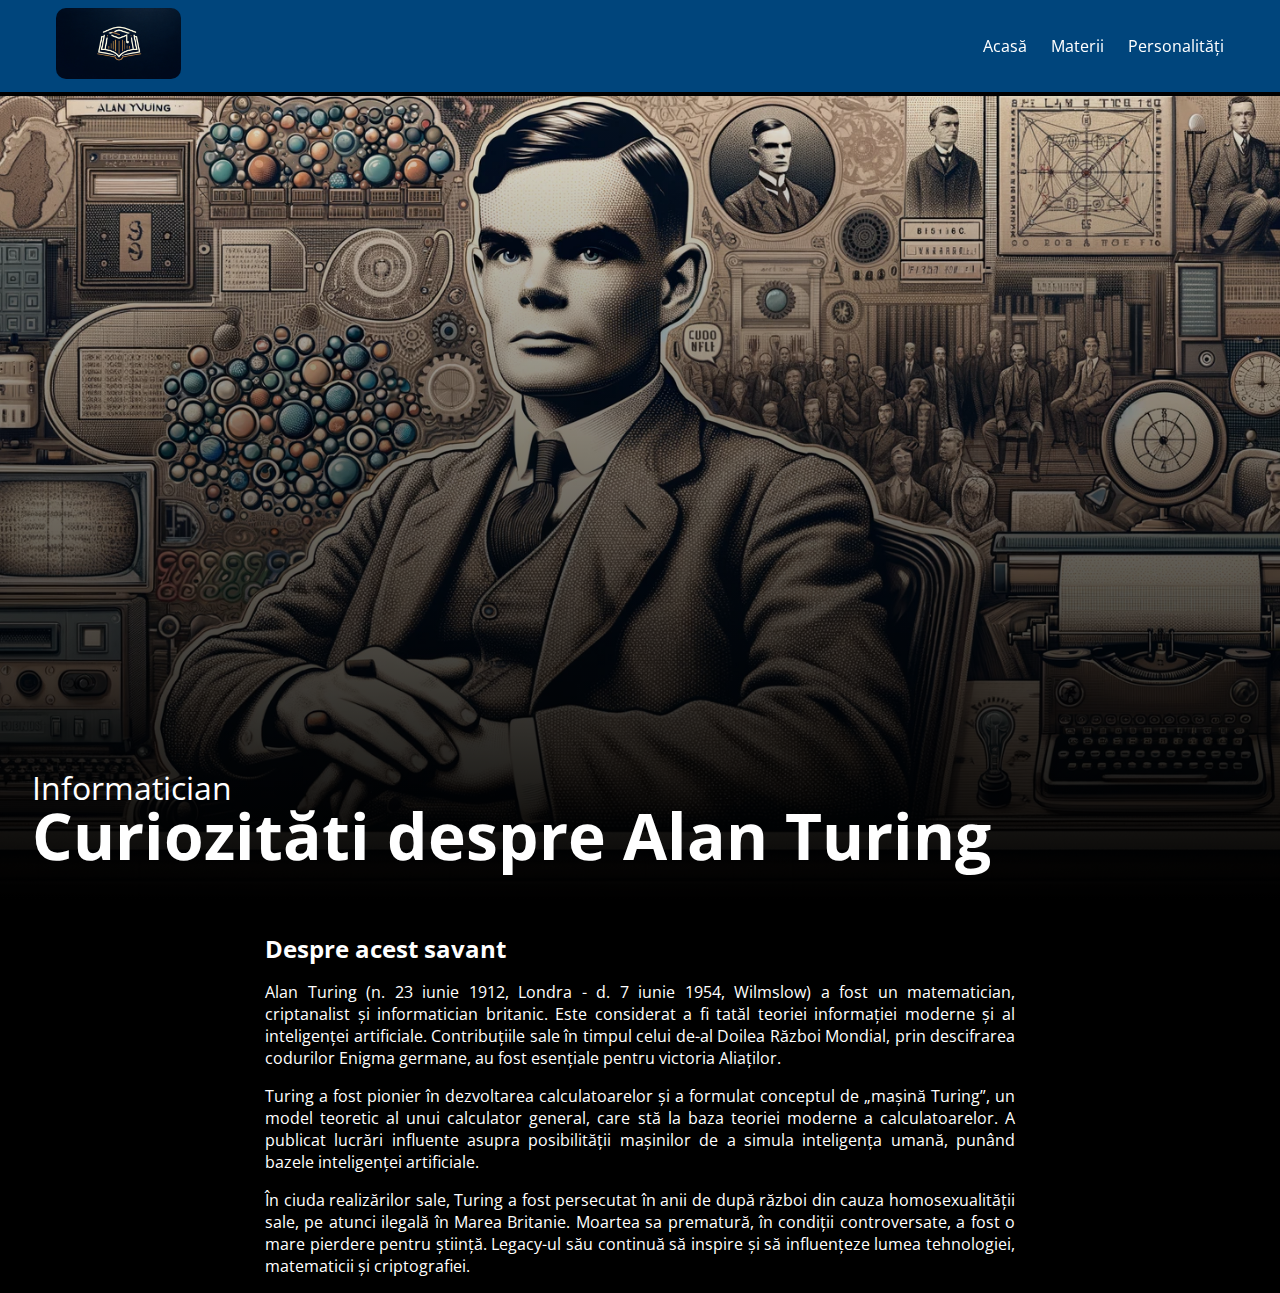
<file: alan.html>
<!DOCTYPE html>
<html>
	<head>
		<meta charset="utf-8">
		<meta name="viewport" content="width=device-width, initial-scale=1">
		<title>BAC - Atestat la informatică</title>

		<link rel="preconnect" href="https://fonts.googleapis.com">
		<link rel="preconnect" href="https://fonts.gstatic.com" crossorigin>
		<link href="https://fonts.googleapis.com/css2?family=Open+Sans:wght@400;700&display=swap" rel="stylesheet">

		<link rel="stylesheet" type="text/css" href="style.css">

		<script src="https://code.jquery.com/jquery-3.7.0.min.js" integrity="sha256-2Pmvv0kuTBOenSvLm6bvfBSSHrUJ+3A7x6P5Ebd07/g=" crossorigin="anonymous"></script>
		<script src="script.js"></script>
	</head>
	<body>
		<header>
			<div class="continut-centrat">
				<div class="stanga">
					<a href="index.html"><img src="imagini/logo.png" alt="#"></a>
				</div>
				<div class="dreapta">
					<a href="index.html">Acasă</a>
					<a href="index.html#sporturi">Materii</a>
					<a href="index.html#jucatori">Personalități</a>
				</div>
			</div>
		</header>
		<div class="banner-mare" style="background-image: url(imagini/alan.png);">
			<div class="content">
				<p>Informatician</p>
				<h1>Curiozităti despre Alan Turing</h1>
			</div>
		</div>
		<div class="continut continut-centrat">
            <h2>Despre acest savant</h2>
            <p>Alan Turing (n. 23 iunie 1912, Londra - d. 7 iunie 1954, Wilmslow) a fost un matematician, criptanalist și informatician britanic. Este considerat a fi tatăl teoriei informației moderne și al inteligenței artificiale. Contribuțiile sale în timpul celui de-al Doilea Război Mondial, prin descifrarea codurilor Enigma germane, au fost esențiale pentru victoria Aliaților.</p>
            <p>Turing a fost pionier în dezvoltarea calculatoarelor și a formulat conceptul de „mașină Turing”, un model teoretic al unui calculator general, care stă la baza teoriei moderne a calculatoarelor. A publicat lucrări influente asupra posibilității mașinilor de a simula inteligența umană, punând bazele inteligenței artificiale.</p>
            <p>În ciuda realizărilor sale, Turing a fost persecutat în anii de după război din cauza homosexualității sale, pe atunci ilegală în Marea Britanie. Moartea sa prematură, în condiții controversate, a fost o mare pierdere pentru știință. Legacy-ul său continuă să inspire și să influențeze lumea tehnologiei, matematicii și criptografiei.</p>
        </div>
		<style type="text/css">
			.banner-mare {
				height: 100vh;
				position: revert;
				background-size: cover;
				background-position: center center;
			}

			.banner-mare::before {
				content: "";
				position: absolute;
				top: 0; left: 0; right: 0; bottom: 0;
				background: linear-gradient(to top, #000, transparent);
			}

			.banner-mare .content {
				position: absolute;
				bottom: 1em;
				left: 1em;
				font-size: 2em;
				line-height: 1;
			}

			.banner-mare .watermark {
				position: absolute;
				bottom: 1em;
				right: 1em;
				font-size: 1.5em;
				transform: skewX(-10deg);
			}

			.continut {
				margin-top: 2em;
				max-width: 750px;
				text-align: justify;
			}

			.continut p, .continut h2 {
				margin-bottom: 1rem;
			}
		</style>
	</body>
</html>
</file>
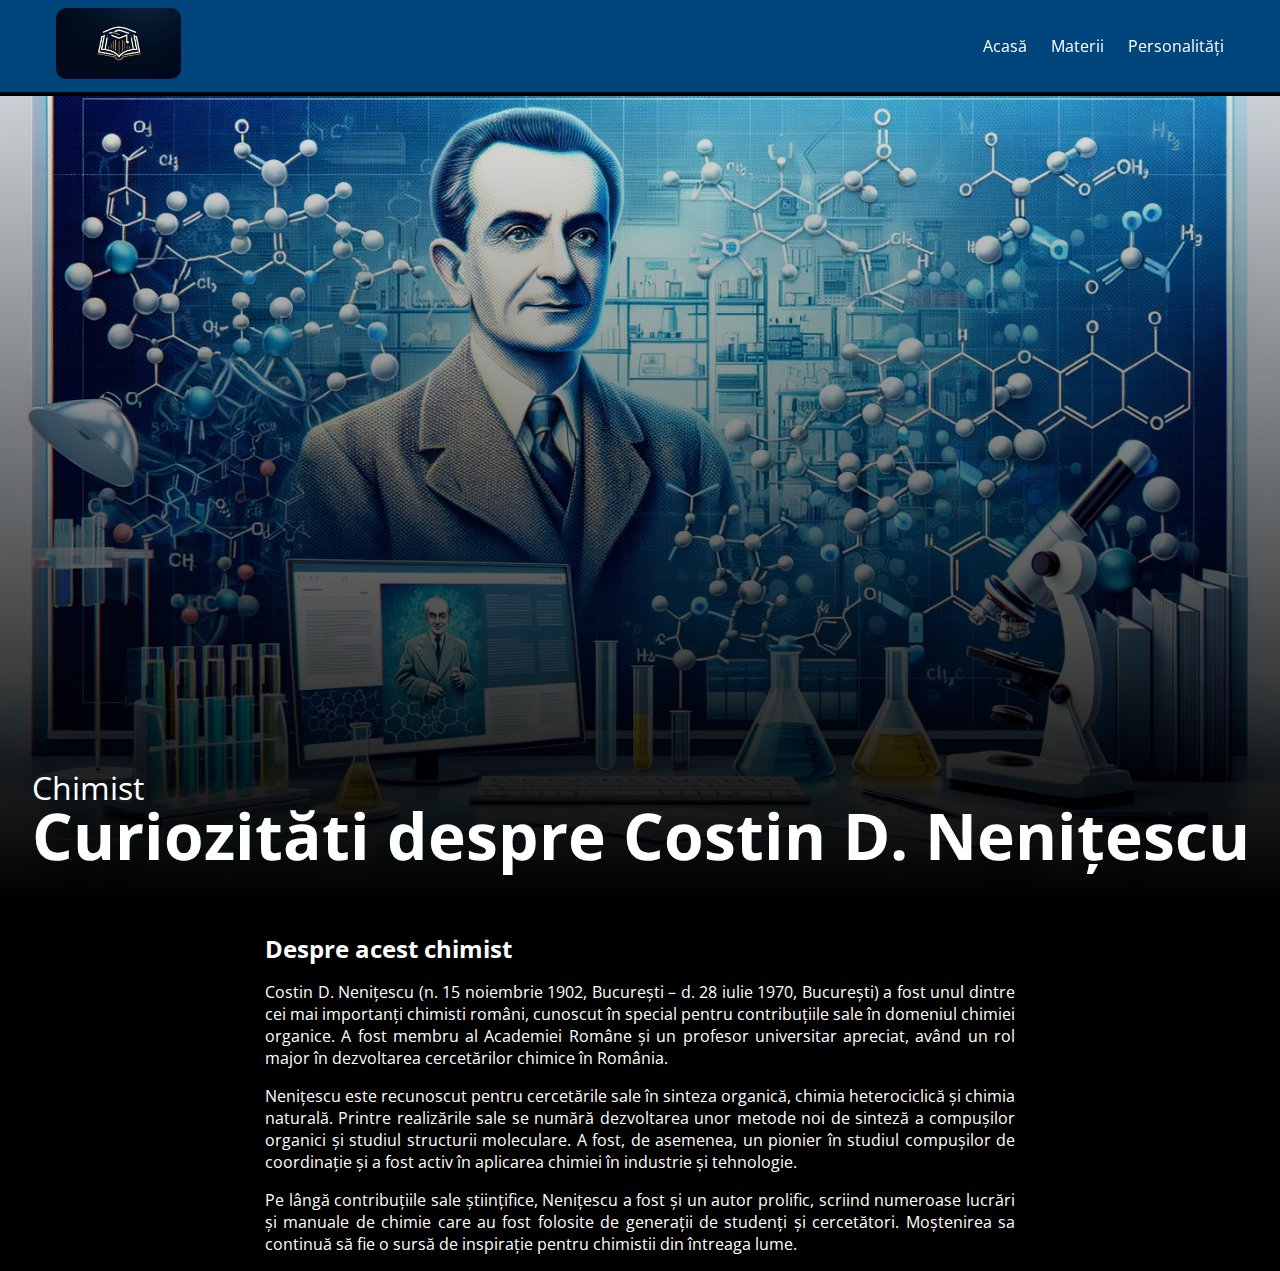
<file: costin.html>
<!DOCTYPE html>
<html>
	<head>
		<meta charset="utf-8">
		<meta name="viewport" content="width=device-width, initial-scale=1">
		<title>BAC - Atestat la informatică</title>

		<link rel="preconnect" href="https://fonts.googleapis.com">
		<link rel="preconnect" href="https://fonts.gstatic.com" crossorigin>
		<link href="https://fonts.googleapis.com/css2?family=Open+Sans:wght@400;700&display=swap" rel="stylesheet">

		<link rel="stylesheet" type="text/css" href="style.css">

		<script src="https://code.jquery.com/jquery-3.7.0.min.js" integrity="sha256-2Pmvv0kuTBOenSvLm6bvfBSSHrUJ+3A7x6P5Ebd07/g=" crossorigin="anonymous"></script>
		<script src="script.js"></script>
	</head>
	<body>
		<header>
			<div class="continut-centrat">
				<div class="stanga">
					<a href="index.html"><img src="imagini/logo.png" alt="#"></a>
				</div>
				<div class="dreapta">
					<a href="index.html">Acasă</a>
					<a href="index.html#sporturi">Materii</a>
					<a href="index.html#jucatori">Personalități</a>
				</div>
			</div>
		</header>
		<div class="banner-mare" style="background-image: url(imagini/costin.png);">
			<div class="content">
				<p>Chimist</p>
				<h1>Curiozităti despre Costin D. Nenițescu</h1>
			</div>
		</div>
		<div class="continut continut-centrat">
			<h2>Despre acest chimist</h2>
			<p>Costin D. Nenițescu (n. 15 noiembrie 1902, București – d. 28 iulie 1970, București) a fost unul dintre cei mai importanți chimisti români, cunoscut în special pentru contribuțiile sale în domeniul chimiei organice. A fost membru al Academiei Române și un profesor universitar apreciat, având un rol major în dezvoltarea cercetărilor chimice în România.</p>
			<p>Nenițescu este recunoscut pentru cercetările sale în sinteza organică, chimia heterociclică și chimia naturală. Printre realizările sale se numără dezvoltarea unor metode noi de sinteză a compușilor organici și studiul structurii moleculare. A fost, de asemenea, un pionier în studiul compușilor de coordinație și a fost activ în aplicarea chimiei în industrie și tehnologie.</p>
			<p>Pe lângă contribuțiile sale științifice, Nenițescu a fost și un autor prolific, scriind numeroase lucrări și manuale de chimie care au fost folosite de generații de studenți și cercetători. Moștenirea sa continuă să fie o sursă de inspirație pentru chimistii din întreaga lume.</p>
		</div>
		<style type="text/css">
			.banner-mare {
				height: 100vh;
				position: revert;
				background-size: cover;
				background-position: center center;
			}

			.banner-mare::before {
				content: "";
				position: absolute;
				top: 0; left: 0; right: 0; bottom: 0;
				background: linear-gradient(to top, #000, transparent);
			}

			.banner-mare .content {
				position: absolute;
				bottom: 1em;
				left: 1em;
				font-size: 2em;
				line-height: 1;
			}

			.banner-mare .watermark {
				position: absolute;
				bottom: 1em;
				right: 1em;
				font-size: 1.5em;
				transform: skewX(-10deg);
			}

			.continut {
				margin-top: 2em;
				max-width: 750px;
				text-align: justify;
			}

			.continut p, .continut h2 {
				margin-bottom: 1rem;
			}
		</style>
	</body>
</html>
</file>
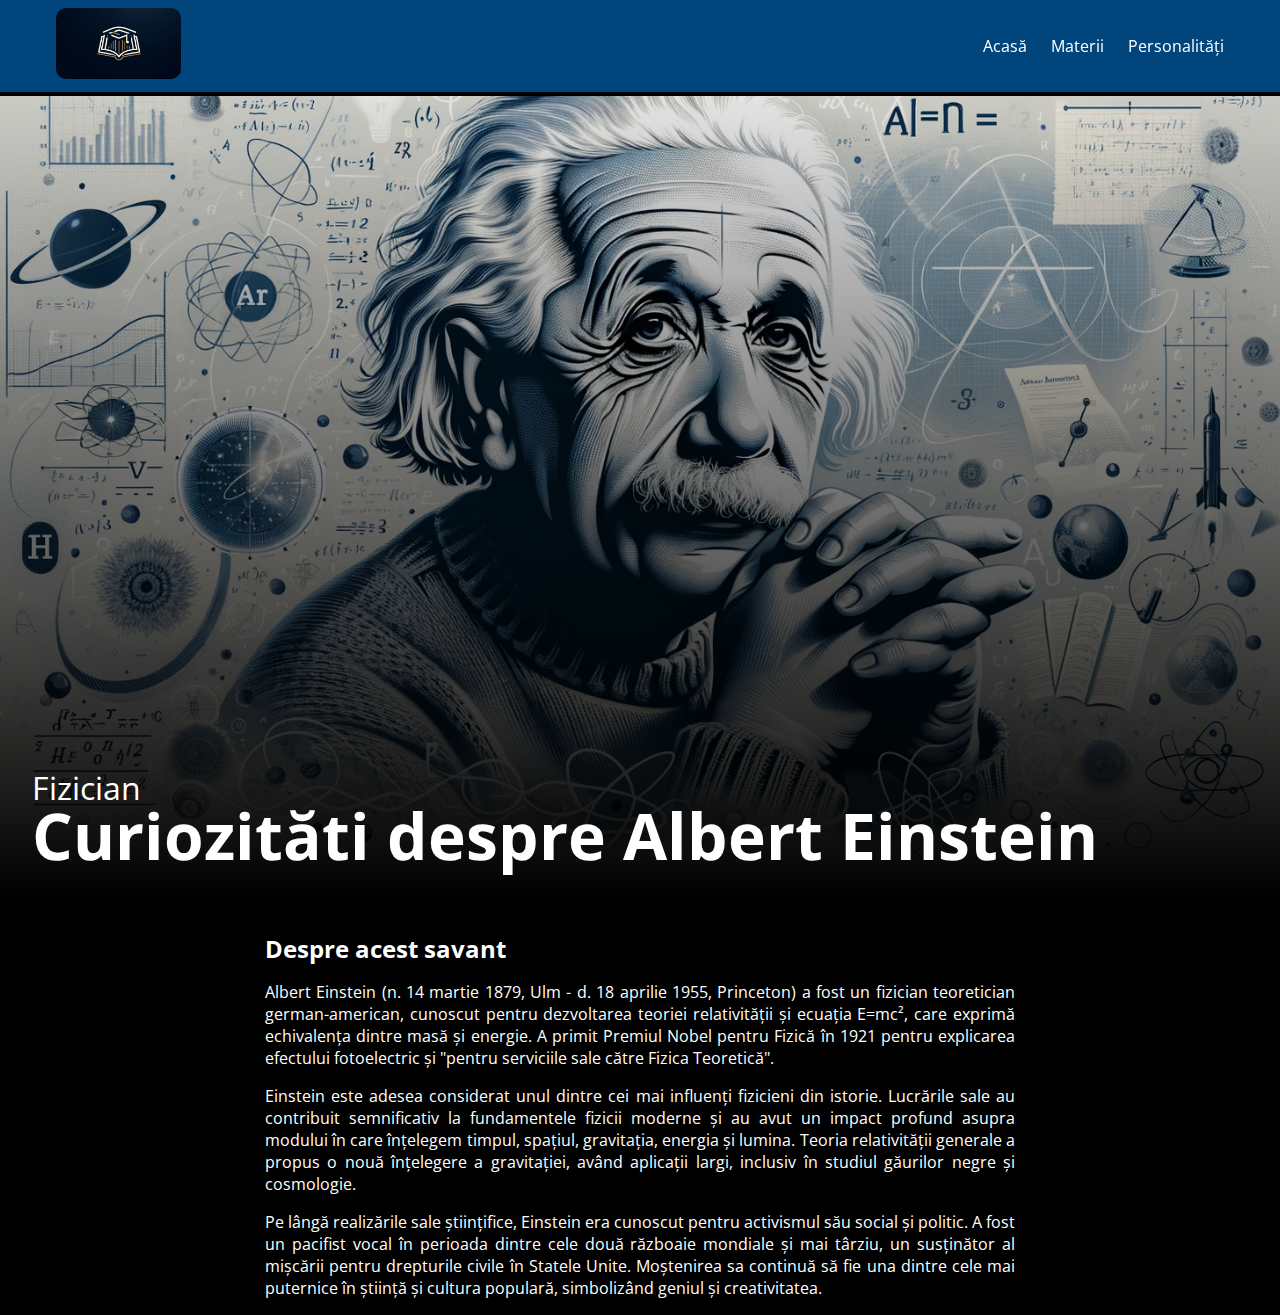
<file: einstein.html>
<!DOCTYPE html>
<html>
	<head>
		<meta charset="utf-8">
		<meta name="viewport" content="width=device-width, initial-scale=1">
		<title>BAC - Atestat la informatică</title>

		<link rel="preconnect" href="https://fonts.googleapis.com">
		<link rel="preconnect" href="https://fonts.gstatic.com" crossorigin>
		<link href="https://fonts.googleapis.com/css2?family=Open+Sans:wght@400;700&display=swap" rel="stylesheet">

		<link rel="stylesheet" type="text/css" href="style.css">

		<script src="https://code.jquery.com/jquery-3.7.0.min.js" integrity="sha256-2Pmvv0kuTBOenSvLm6bvfBSSHrUJ+3A7x6P5Ebd07/g=" crossorigin="anonymous"></script>
		<script src="script.js"></script>
	</head>
	<body>
		<header>
			<div class="continut-centrat">
				<div class="stanga">
					<a href="index.html"><img src="imagini/logo.png" alt="#"></a>
				</div>
				<div class="dreapta">
					<a href="index.html">Acasă</a>
					<a href="index.html#sporturi">Materii</a>
					<a href="index.html#jucatori">Personalități</a>
				</div>
			</div>
		</header>
		<div class="banner-mare" style="background-image: url(imagini/einstein.png);">
			<div class="content">
				<p>Fizician</p>
				<h1>Curiozităti despre Albert Einstein</h1>
			</div>
		</div>
		<div class="continut continut-centrat">
			<h2>Despre acest savant</h2>
			<p>Albert Einstein (n. 14 martie 1879, Ulm - d. 18 aprilie 1955, Princeton) a fost un fizician teoretician german-american, cunoscut pentru dezvoltarea teoriei relativității și ecuația E=mc², care exprimă echivalența dintre masă și energie. A primit Premiul Nobel pentru Fizică în 1921 pentru explicarea efectului fotoelectric și "pentru serviciile sale către Fizica Teoretică".</p>
			<p>Einstein este adesea considerat unul dintre cei mai influenți fizicieni din istorie. Lucrările sale au contribuit semnificativ la fundamentele fizicii moderne și au avut un impact profund asupra modului în care înțelegem timpul, spațiul, gravitația, energia și lumina. Teoria relativității generale a propus o nouă înțelegere a gravitației, având aplicații largi, inclusiv în studiul găurilor negre și cosmologie.</p>
			<p>Pe lângă realizările sale științifice, Einstein era cunoscut pentru activismul său social și politic. A fost un pacifist vocal în perioada dintre cele două războaie mondiale și mai târziu, un susținător al mișcării pentru drepturile civile în Statele Unite. Moștenirea sa continuă să fie una dintre cele mai puternice în știință și cultura populară, simbolizând geniul și creativitatea.</p>
		</div>
		<style type="text/css">
			.banner-mare {
				height: 100vh;
				position: revert;
				background-size: cover;
				background-position: center center;
			}

			.banner-mare::before {
				content: "";
				position: absolute;
				top: 0; left: 0; right: 0; bottom: 0;
				background: linear-gradient(to top, #000, transparent);
			}

			.banner-mare .content {
				position: absolute;
				bottom: 1em;
				left: 1em;
				font-size: 2em;
				line-height: 1;
			}

			.banner-mare .watermark {
				position: absolute;
				bottom: 1em;
				right: 1em;
				font-size: 1.5em;
				transform: skewX(-10deg);
			}

			.continut {
				margin-top: 2em;
				max-width: 750px;
				text-align: justify;
			}

			.continut p, .continut h2 {
				margin-bottom: 1rem;
			}
		</style>
	</body>
</html>
</file>
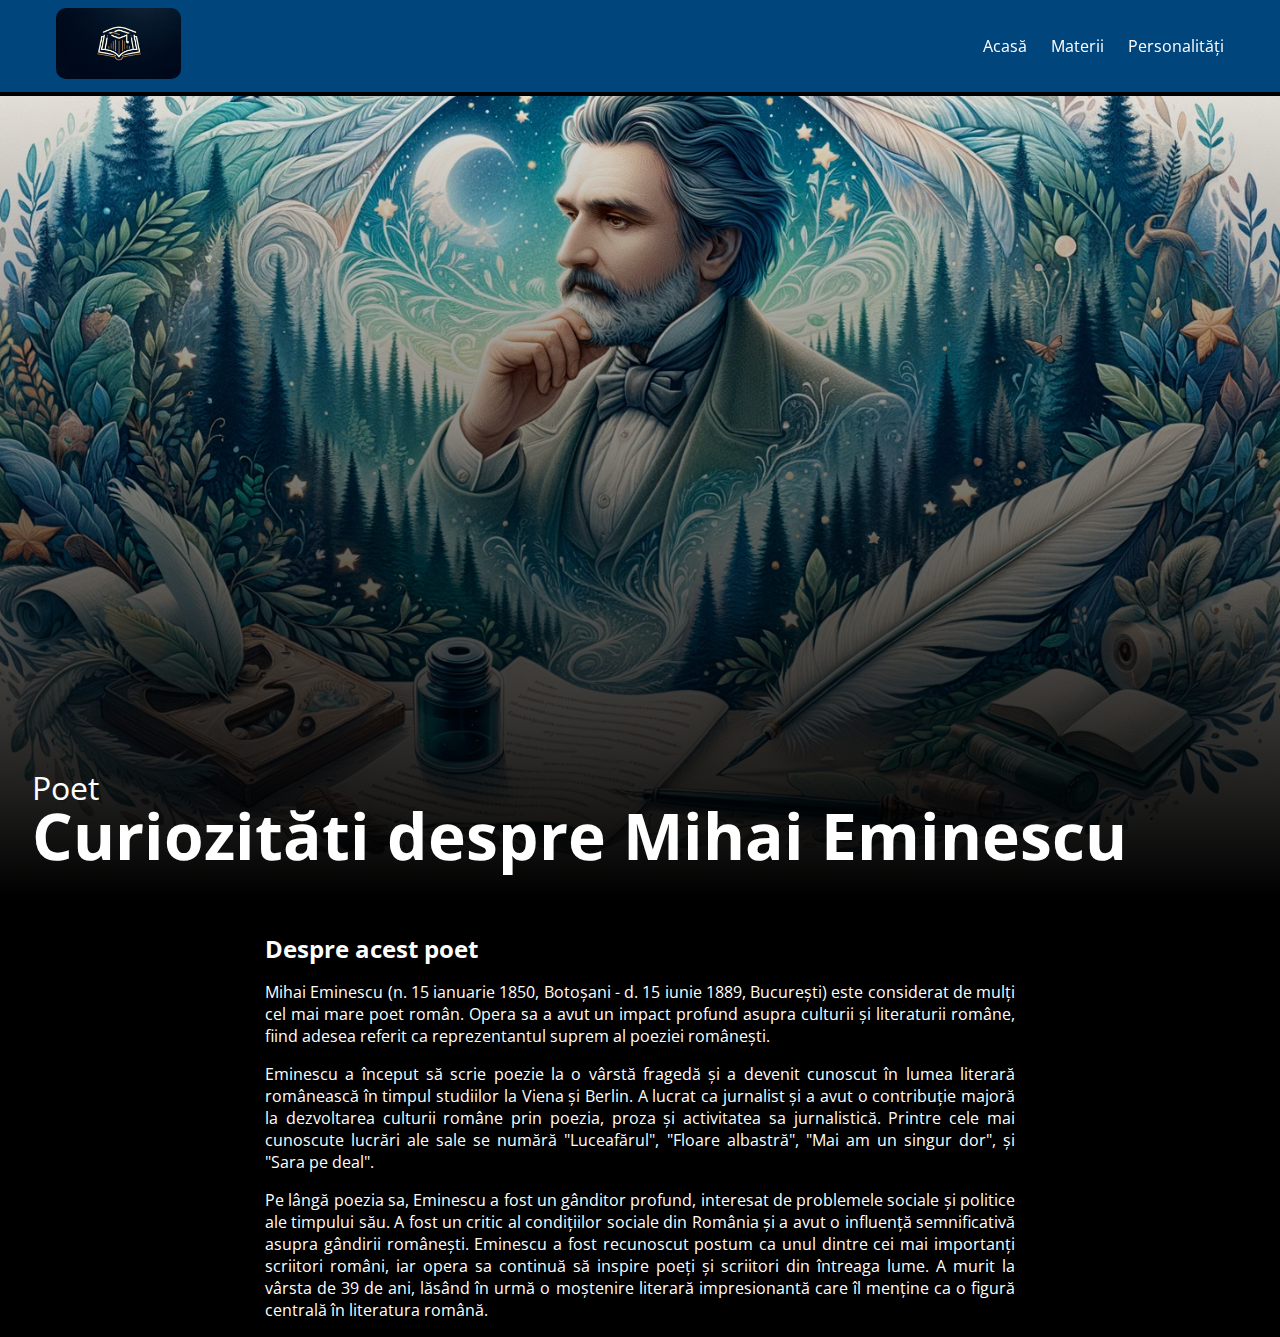
<file: eminescu.html>
<!DOCTYPE html>
<html>
	<head>
		<meta charset="utf-8">
		<meta name="viewport" content="width=device-width, initial-scale=1">
		<title>BAC - Atestat la informatică</title>

		<link rel="preconnect" href="https://fonts.googleapis.com">
		<link rel="preconnect" href="https://fonts.gstatic.com" crossorigin>
		<link href="https://fonts.googleapis.com/css2?family=Open+Sans:wght@400;700&display=swap" rel="stylesheet">

		<link rel="stylesheet" type="text/css" href="style.css">

		<script src="https://code.jquery.com/jquery-3.7.0.min.js" integrity="sha256-2Pmvv0kuTBOenSvLm6bvfBSSHrUJ+3A7x6P5Ebd07/g=" crossorigin="anonymous"></script>
		<script src="script.js"></script>
	</head>
	<body>
		<header>
			<div class="continut-centrat">
				<div class="stanga">
					<a href="index.html"><img src="imagini/logo.png" alt="#"></a>
				</div>
				<div class="dreapta">
					<a href="index.html">Acasă</a>
					<a href="index.html#sporturi">Materii</a>
					<a href="index.html#jucatori">Personalități</a>
				</div>
			</div>
		</header>
		<div class="banner-mare" style="background-image: url(imagini/eminescu.png);">
			<div class="content">
				<p>Poet</p>
				<h1>Curiozităti despre Mihai Eminescu</h1>
			</div>
		</div>
		<div class="continut continut-centrat">
			<h2>Despre acest poet</h2>
			<p>Mihai Eminescu (n. 15 ianuarie 1850, Botoșani - d. 15 iunie 1889, București) este considerat de mulți cel mai mare poet român. Opera sa a avut un impact profund asupra culturii și literaturii române, fiind adesea referit ca reprezentantul suprem al poeziei românești.</p>
			<p>Eminescu a început să scrie poezie la o vârstă fragedă și a devenit cunoscut în lumea literară românească în timpul studiilor la Viena și Berlin. A lucrat ca jurnalist și a avut o contribuție majoră la dezvoltarea culturii române prin poezia, proza și activitatea sa jurnalistică. Printre cele mai cunoscute lucrări ale sale se numără "Luceafărul", "Floare albastră", "Mai am un singur dor", și "Sara pe deal".</p>
			<p>Pe lângă poezia sa, Eminescu a fost un gânditor profund, interesat de problemele sociale și politice ale timpului său. A fost un critic al condițiilor sociale din România și a avut o influență semnificativă asupra gândirii românești. Eminescu a fost recunoscut postum ca unul dintre cei mai importanți scriitori români, iar opera sa continuă să inspire poeți și scriitori din întreaga lume. A murit la vârsta de 39 de ani, lăsând în urmă o moștenire literară impresionantă care îl menține ca o figură centrală în literatura română.</p>
		</div>
		
		<style type="text/css">
			.banner-mare {
				height: 100vh;
				position: revert;
				background-size: cover;
				background-position: center center;
			}

			.banner-mare::before {
				content: "";
				position: absolute;
				top: 0; left: 0; right: 0; bottom: 0;
				background: linear-gradient(to top, #000, transparent);
			}

			.banner-mare .content {
				position: absolute;
				bottom: 1em;
				left: 1em;
				font-size: 2em;
				line-height: 1;
			}

			.banner-mare .watermark {
				position: absolute;
				bottom: 1em;
				right: 1em;
				font-size: 1.5em;
				transform: skewX(-10deg);
			}

			.continut {
				margin-top: 2em;
				max-width: 750px;
				text-align: justify;
			}

			.continut p, .continut h2 {
				margin-bottom: 1rem;
			}
		</style>
	</body>
</html>
</file>
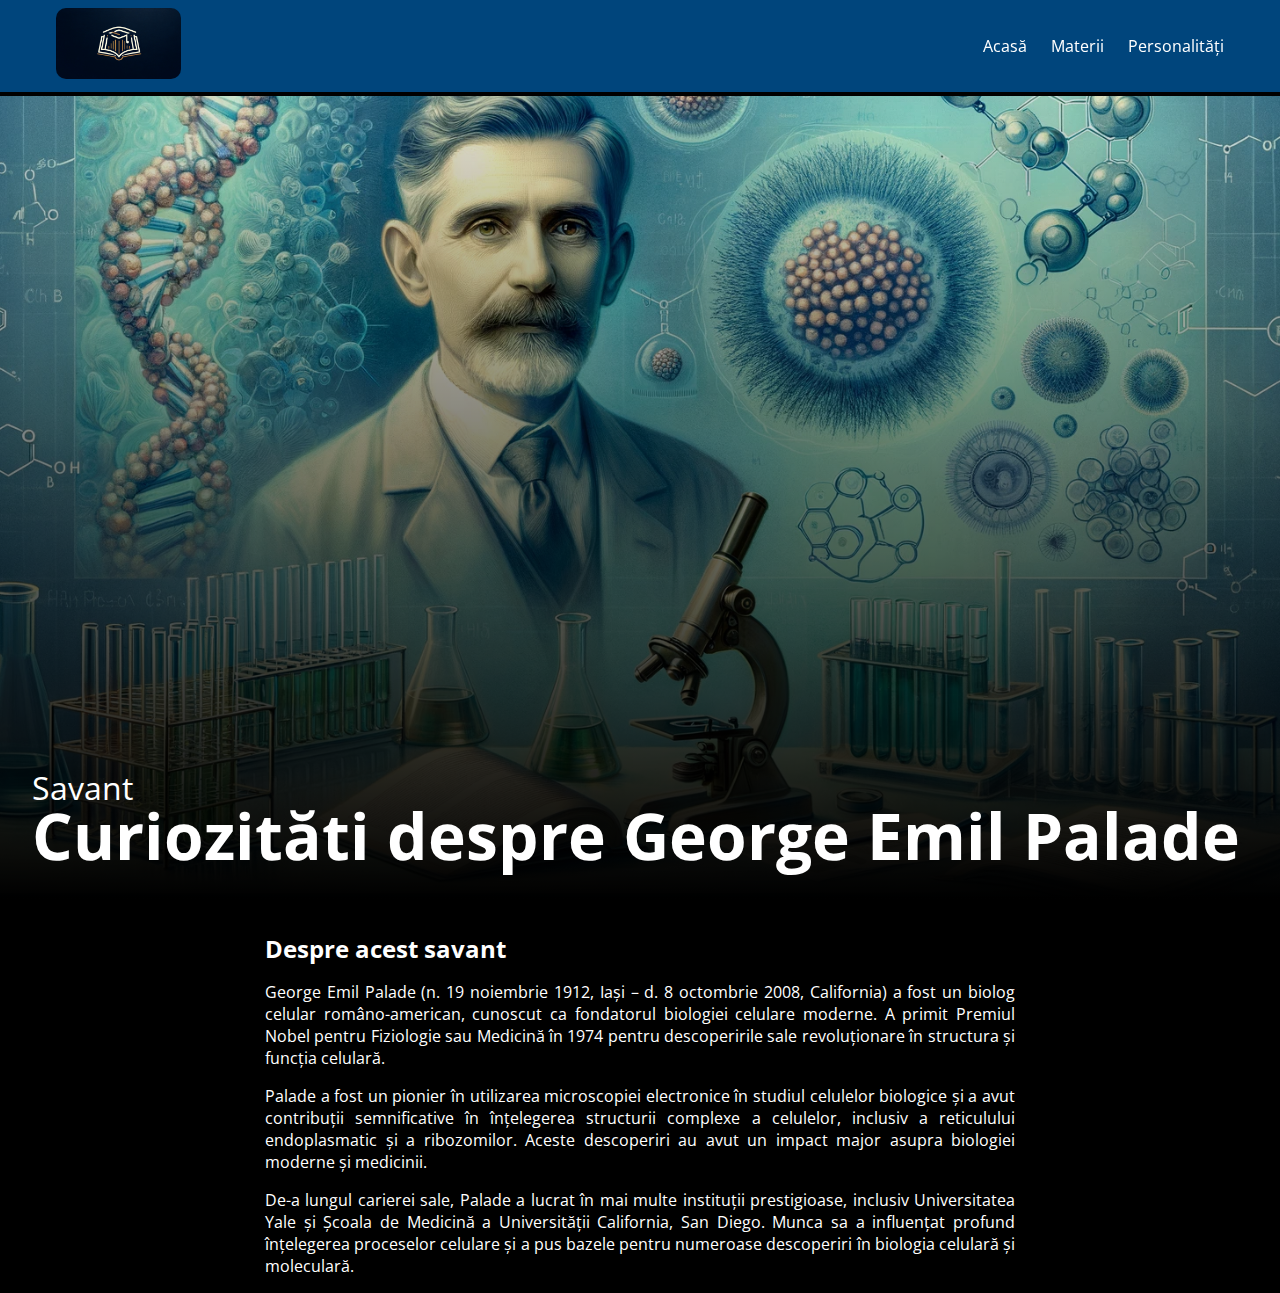
<file: george.html>
<!DOCTYPE html>
<html>
	<head>
		<meta charset="utf-8">
		<meta name="viewport" content="width=device-width, initial-scale=1">
		<title>BAC - Atestat la informatică</title>

		<link rel="preconnect" href="https://fonts.googleapis.com">
		<link rel="preconnect" href="https://fonts.gstatic.com" crossorigin>
		<link href="https://fonts.googleapis.com/css2?family=Open+Sans:wght@400;700&display=swap" rel="stylesheet">

		<link rel="stylesheet" type="text/css" href="style.css">

		<script src="https://code.jquery.com/jquery-3.7.0.min.js" integrity="sha256-2Pmvv0kuTBOenSvLm6bvfBSSHrUJ+3A7x6P5Ebd07/g=" crossorigin="anonymous"></script>
		<script src="script.js"></script>
	</head>
	<body>
		<header>
			<div class="continut-centrat">
				<div class="stanga">
					<a href="index.html"><img src="imagini/logo.png" alt="#"></a>
				</div>
				<div class="dreapta">
					<a href="index.html">Acasă</a>
					<a href="index.html#sporturi">Materii</a>
					<a href="index.html#jucatori">Personalități</a>
				</div>
			</div>
		</header>
		<div class="banner-mare" style="background-image: url(imagini/george.png);">
			<div class="content">
				<p>Savant</p>
				<h1>Curiozităti despre George Emil Palade</h1>
			</div>
		</div>
		<div class="continut continut-centrat">
			<h2>Despre acest savant</h2>
			<p>George Emil Palade (n. 19 noiembrie 1912, Iași – d. 8 octombrie 2008, California) a fost un biolog celular româno-american, cunoscut ca fondatorul biologiei celulare moderne. A primit Premiul Nobel pentru Fiziologie sau Medicină în 1974 pentru descoperirile sale revoluționare în structura și funcția celulară.</p>
			<p>Palade a fost un pionier în utilizarea microscopiei electronice în studiul celulelor biologice și a avut contribuții semnificative în înțelegerea structurii complexe a celulelor, inclusiv a reticulului endoplasmatic și a ribozomilor. Aceste descoperiri au avut un impact major asupra biologiei moderne și medicinii.</p>
			<p>De-a lungul carierei sale, Palade a lucrat în mai multe instituții prestigioase, inclusiv Universitatea Yale și Școala de Medicină a Universității California, San Diego. Munca sa a influențat profund înțelegerea proceselor celulare și a pus bazele pentru numeroase descoperiri în biologia celulară și moleculară.</p>
		</div>
		<style type="text/css">
			.banner-mare {
				height: 100vh;
				position: revert;
				background-size: cover;
				background-position: center center;
			}

			.banner-mare::before {
				content: "";
				position: absolute;
				top: 0; left: 0; right: 0; bottom: 0;
				background: linear-gradient(to top, #000, transparent);
			}

			.banner-mare .content {
				position: absolute;
				bottom: 1em;
				left: 1em;
				font-size: 2em;
				line-height: 1;
			}

			.banner-mare .watermark {
				position: absolute;
				bottom: 1em;
				right: 1em;
				font-size: 1.5em;
				transform: skewX(-10deg);
			}

			.continut {
				margin-top: 2em;
				max-width: 750px;
				text-align: justify;
			}

			.continut p, .continut h2 {
				margin-bottom: 1rem;
			}
		</style>
	</body>
</html>
</file>
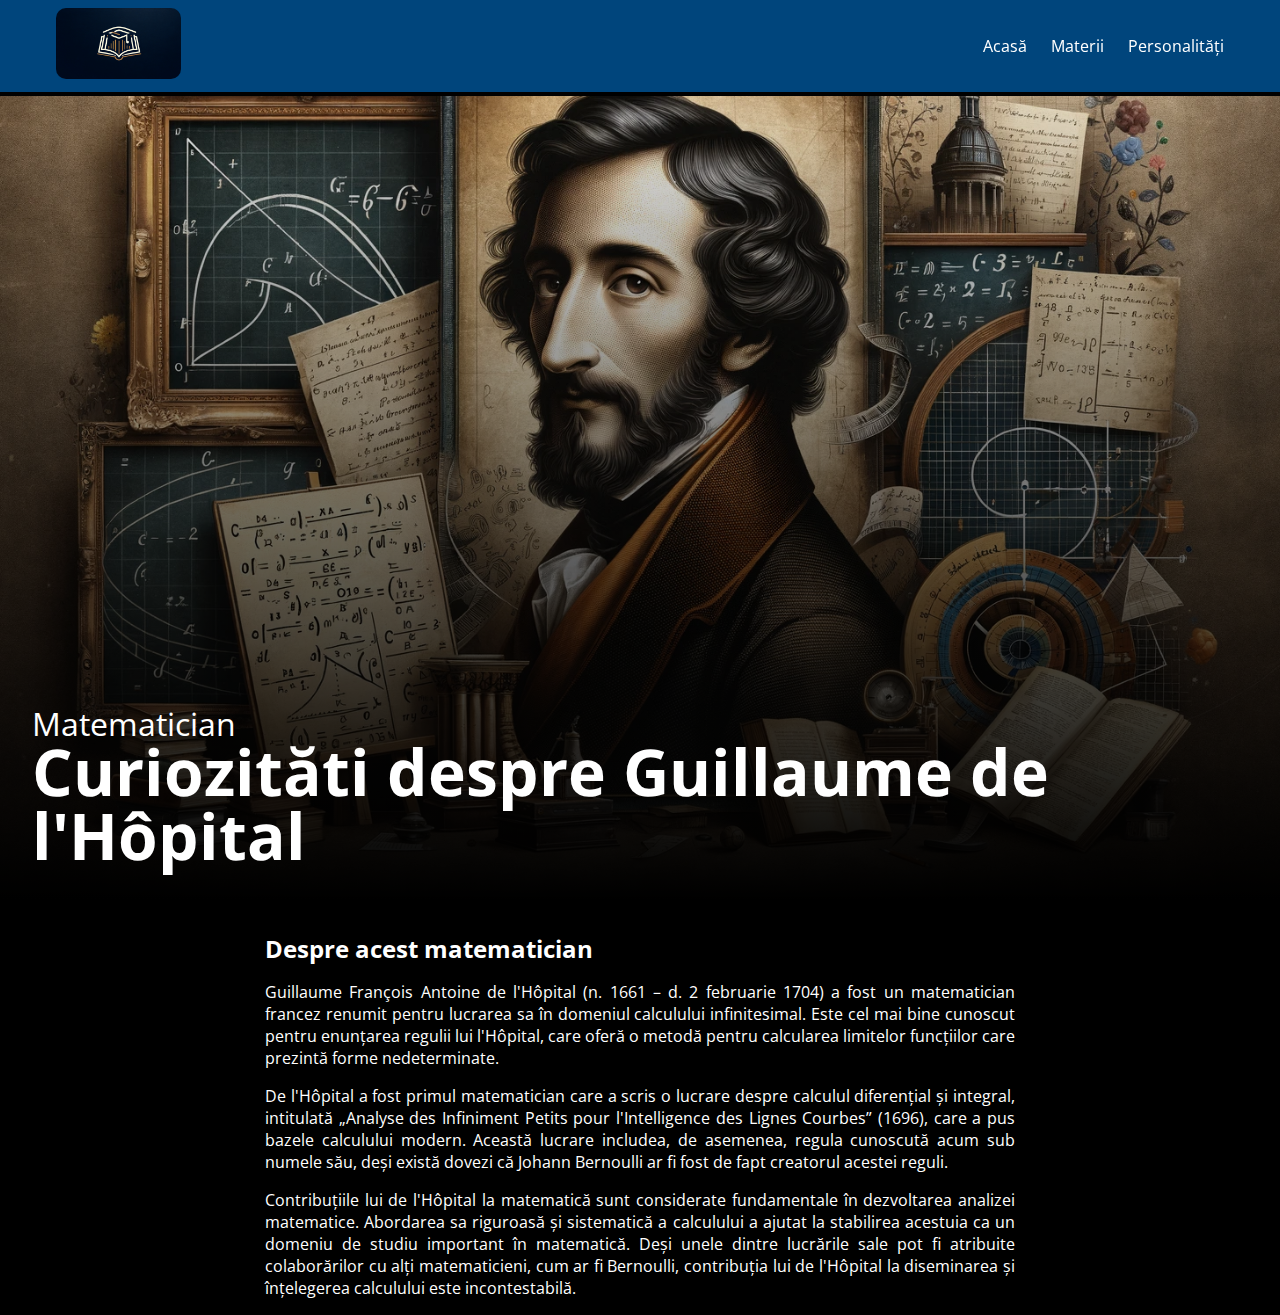
<file: guillaume.html>
<!DOCTYPE html>
<html>
	<head>
		<meta charset="utf-8">
		<meta name="viewport" content="width=device-width, initial-scale=1">
		<title>BAC - Atestat la informatică</title>

		<link rel="preconnect" href="https://fonts.googleapis.com">
		<link rel="preconnect" href="https://fonts.gstatic.com" crossorigin>
		<link href="https://fonts.googleapis.com/css2?family=Open+Sans:wght@400;700&display=swap" rel="stylesheet">

		<link rel="stylesheet" type="text/css" href="style.css">

		<script src="https://code.jquery.com/jquery-3.7.0.min.js" integrity="sha256-2Pmvv0kuTBOenSvLm6bvfBSSHrUJ+3A7x6P5Ebd07/g=" crossorigin="anonymous"></script>
		<script src="script.js"></script>
	</head>
	<body>
		<header>
			<div class="continut-centrat">
				<div class="stanga">
					<a href="index.html"><img src="imagini/logo.png" alt="#"></a>
				</div>
				<div class="dreapta">
					<a href="index.html">Acasă</a>
					<a href="index.html#sporturi">Materii</a>
					<a href="index.html#jucatori">Personalități</a>
				</div>
			</div>
		</header>
		<div class="banner-mare" style="background-image: url(imagini/guillaume.png);">
			<div class="content">
				<p>Matematician</p>
				<h1>Curiozităti despre Guillaume de l'Hôpital</h1>
			</div>
		</div>
		<div class="continut continut-centrat">
			<h2>Despre acest matematician</h2>
			<p>Guillaume François Antoine de l'Hôpital (n. 1661 – d. 2 februarie 1704) a fost un matematician francez renumit pentru lucrarea sa în domeniul calculului infinitesimal. Este cel mai bine cunoscut pentru enunțarea regulii lui l'Hôpital, care oferă o metodă pentru calcularea limitelor funcțiilor care prezintă forme nedeterminate.</p>
			<p>De l'Hôpital a fost primul matematician care a scris o lucrare despre calculul diferențial și integral, intitulată „Analyse des Infiniment Petits pour l'Intelligence des Lignes Courbes” (1696), care a pus bazele calculului modern. Această lucrare includea, de asemenea, regula cunoscută acum sub numele său, deși există dovezi că Johann Bernoulli ar fi fost de fapt creatorul acestei reguli.</p>
			<p>Contribuțiile lui de l'Hôpital la matematică sunt considerate fundamentale în dezvoltarea analizei matematice. Abordarea sa riguroasă și sistematică a calculului a ajutat la stabilirea acestuia ca un domeniu de studiu important în matematică. Deși unele dintre lucrările sale pot fi atribuite colaborărilor cu alți matematicieni, cum ar fi Bernoulli, contribuția lui de l'Hôpital la diseminarea și înțelegerea calculului este incontestabilă.</p>
		</div>
		<style type="text/css">
			.banner-mare {
				height: 100vh;
				position: revert;
				background-size: cover;
				background-position: center center;
			}

			.banner-mare::before {
				content: "";
				position: absolute;
				top: 0; left: 0; right: 0; bottom: 0;
				background: linear-gradient(to top, #000, transparent);
			}

			.banner-mare .content {
				position: absolute;
				bottom: 1em;
				left: 1em;
				font-size: 2em;
				line-height: 1;
			}

			.banner-mare .watermark {
				position: absolute;
				bottom: 1em;
				right: 1em;
				font-size: 1.5em;
				transform: skewX(-10deg);
			}

			.continut {
				margin-top: 2em;
				max-width: 750px;
				text-align: justify;
			}

			.continut p, .continut h2 {
				margin-bottom: 1rem;
			}
		</style>
	</body>
</html>
</file>
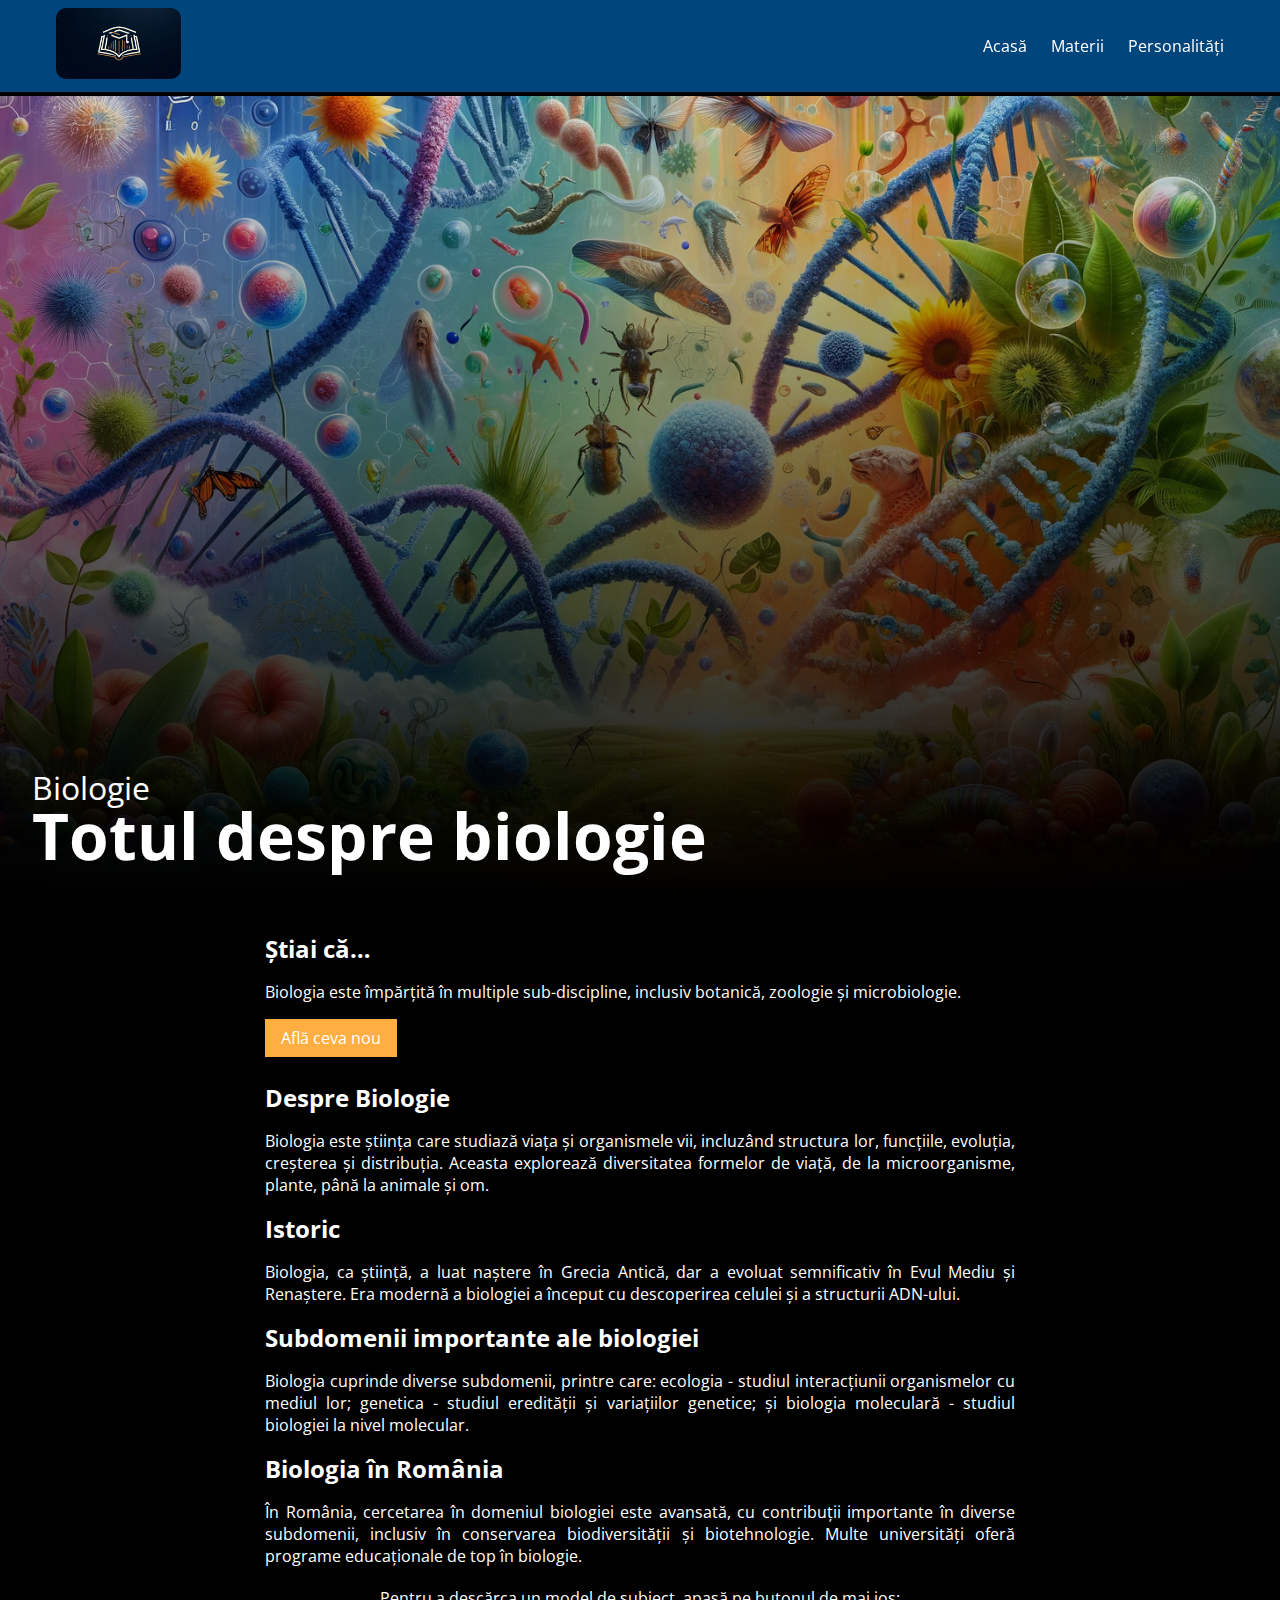
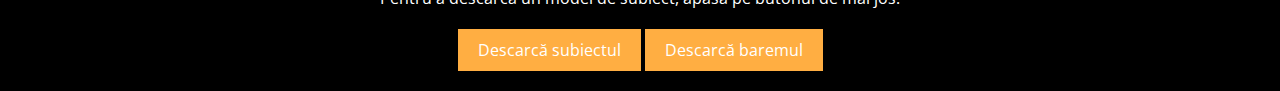
<file: materie-biologie.html>
<!DOCTYPE html>
<html>
	<head>
		<meta charset="utf-8">
		<meta name="viewport" content="width=device-width, initial-scale=1">
		<title>BAC - Atestat la informatică</title>

		<link rel="preconnect" href="https://fonts.googleapis.com">
		<link rel="preconnect" href="https://fonts.gstatic.com" crossorigin>
		<link href="https://fonts.googleapis.com/css2?family=Open+Sans:wght@400;700&display=swap" rel="stylesheet">

		<link rel="stylesheet" type="text/css" href="style.css">

		<script src="https://code.jquery.com/jquery-3.7.0.min.js" integrity="sha256-2Pmvv0kuTBOenSvLm6bvfBSSHrUJ+3A7x6P5Ebd07/g=" crossorigin="anonymous"></script>
		<script src="script.js"></script>
	</head>
	<body>
		<header>
			<div class="continut-centrat">
				<div class="stanga">
					<a href="index.html"><img src="imagini/logo.png" alt="#"></a>
				</div>
				<div class="dreapta">
					<a href="index.html">Acasă</a>
					<a href="index.html#sporturi">Materii</a>
					<a href="index.html#jucatori">Personalități</a>
				</div>
			</div>
		</header>
		<div class="banner-mare" style="background-image: url(imagini/bio2.png);">
			<div class="content">
				<p>Biologie</p>
				<h1>Totul despre biologie</h1>
			</div>
		</div>
		<div class="continut continut-centrat">
			<h2>Știai că&hellip;</h2>
			<p id="factcont">&hellip;</p>
			<button onclick="fact();" style="margin-bottom: 1.5rem;">Află ceva nou</button>
		
			<h2>Despre Biologie</h2>
			<p>Biologia este știința care studiază viața și organismele vii, incluzând structura lor, funcțiile, evoluția, creșterea și distribuția. Aceasta explorează diversitatea formelor de viață, de la microorganisme, plante, până la animale și om.</p>
		
			<h2>Istoric</h2>
			<p>Biologia, ca știință, a luat naștere în Grecia Antică, dar a evoluat semnificativ în Evul Mediu și Renaștere. Era modernă a biologiei a început cu descoperirea celulei și a structurii ADN-ului.</p>
		
			<h2>Subdomenii importante ale biologiei</h2>
			<p>Biologia cuprinde diverse subdomenii, printre care: ecologia - studiul interacțiunii organismelor cu mediul lor; genetica - studiul eredității și variațiilor genetice; și biologia moleculară - studiul biologiei la nivel molecular.</p>
		
			<h2>Biologia în România</h2>
			<p>În România, cercetarea în domeniul biologiei este avansată, cu contribuții importante în diverse subdomenii, inclusiv în conservarea biodiversității și biotehnologie. Multe universități oferă programe educaționale de top în biologie.</p>
		</div>
		<div class="download-section" style="margin: 20px; text-align: center;">
			<p>Pentru a descărca un model de subiect, apasă pe butonul de mai jos:</p>
			<button onclick="downloadPDF();" style="padding: 10px 20px; font-size: 16px; cursor: pointer; margin-top: 20px;">Descarcă subiectul</button>
			<button onclick="downloadPDF2();" style="padding: 10px 20px; font-size: 16px; cursor: pointer; margin-top: 20px;">Descarcă baremul</button>
		</div>
		<style type="text/css">
			.banner-mare {
				height: 100vh;
				position: revert;
				background-size: cover;
				background-position: center center;
			}

			.banner-mare::before {
				content: "";
				position: absolute;
				top: 0; left: 0; right: 0; bottom: 0;
				background: linear-gradient(to top, #000, transparent);
			}

			.banner-mare .content {
				position: absolute;
				bottom: 1em;
				left: 1em;
				font-size: 2em;
				line-height: 1;
			}

			.banner-mare .watermark {
				position: absolute;
				bottom: 1em;
				right: 1em;
				font-size: 1.5em;
				transform: skewX(-10deg);
			}

			.continut {
				margin-top: 2em;
				max-width: 750px;
				text-align: justify;
			}

			.continut p, .continut h2 {
				margin-bottom: 1rem;
			}
		</style>
		<script type="text/javascript">
			function downloadPDF2() {
        window.location.href = 'pdf/barem-bio.pdf';
    }
			function downloadPDF() {
        window.location.href = 'pdf/model-bio.pdf';
    	}

			const facts = [
				"Celula este unitatea de bază a vieții în biologie.",
				"ADN-ul este responsabil pentru transmiterea caracteristicilor ereditare.",
				"Biologia este împărțită în multiple sub-discipline, inclusiv botanică, zoologie și microbiologie.",
				"Charles Darwin este cunoscut pentru teoria sa despre evoluția speciilor prin selecție naturală.",
				"Fotosinteza, procesul prin care plantele transformă lumina solară în energie, este vitală pentru viața pe Pământ."
			];
			function fact() {
				document.getElementById('factcont').innerHTML = facts[Math.floor(Math.random() * facts.length)];
			}
			fact();
		</script>
	</body>
</html>
</file>
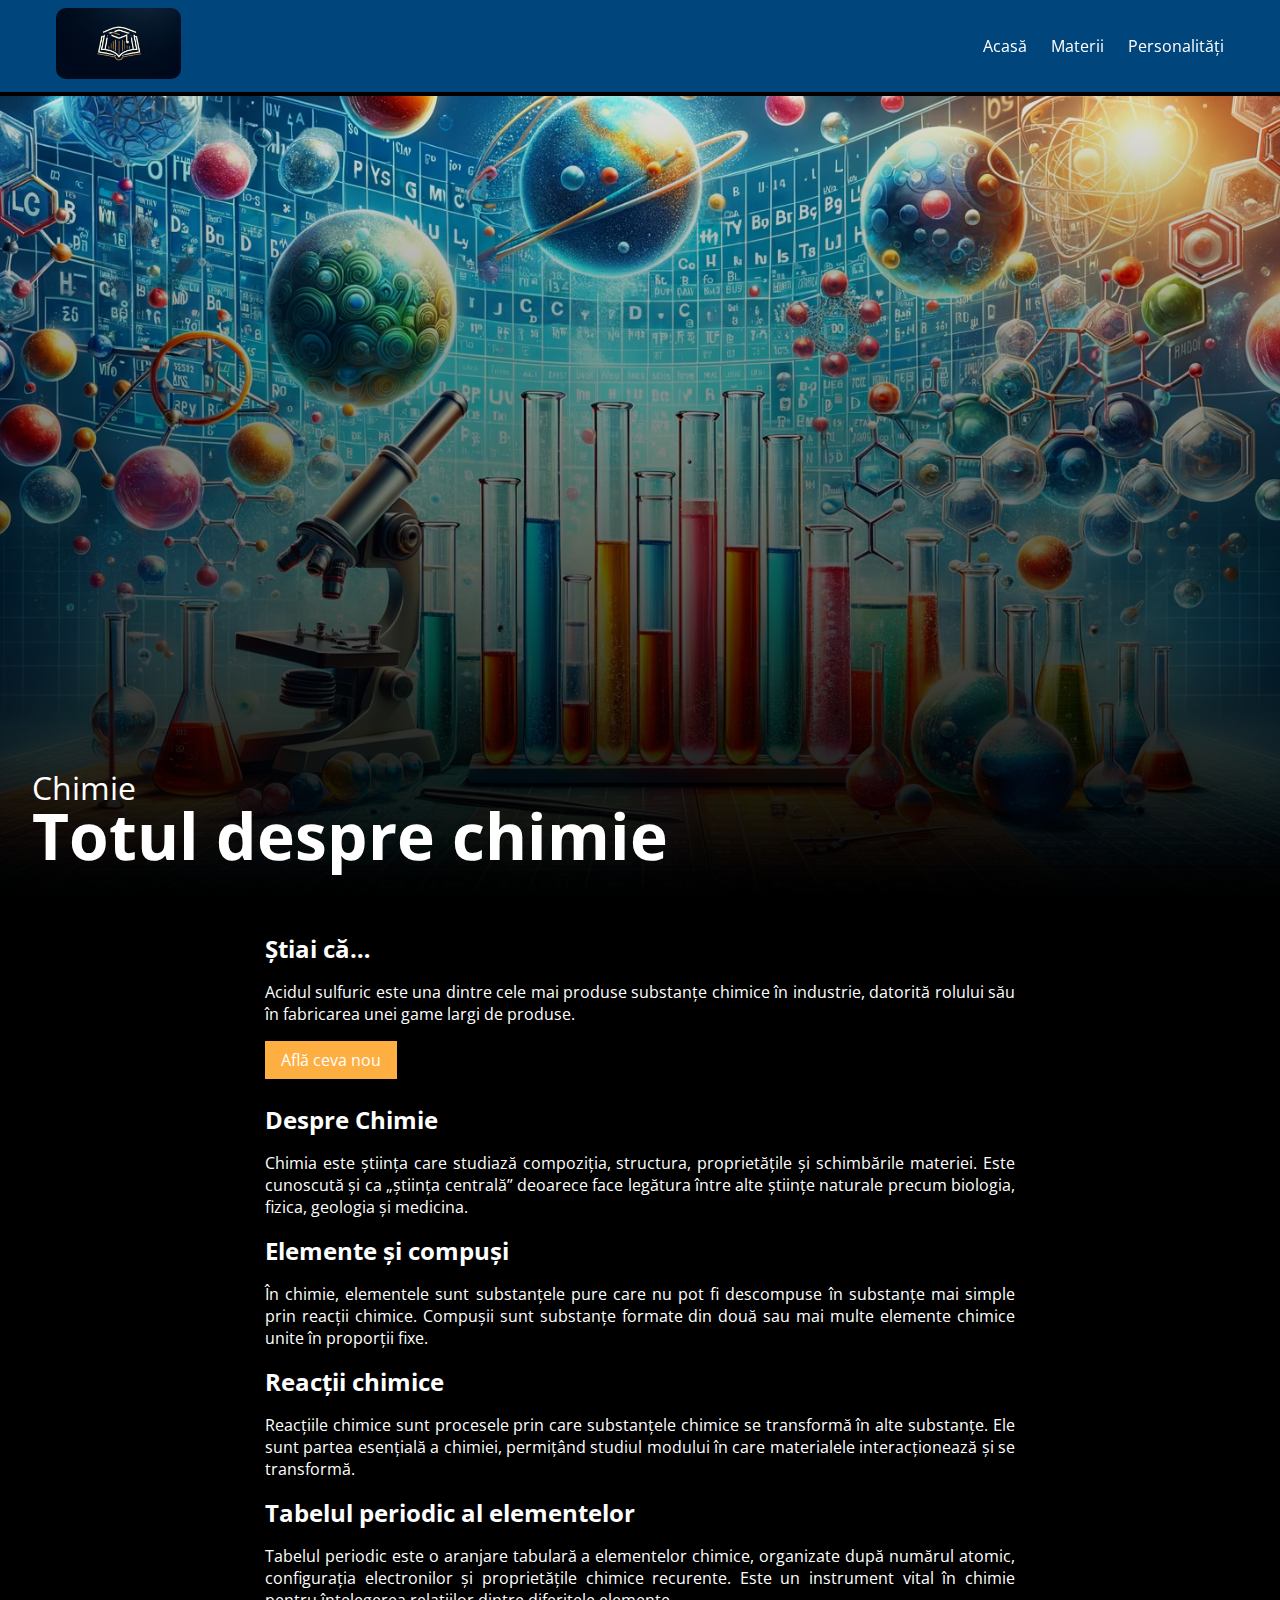
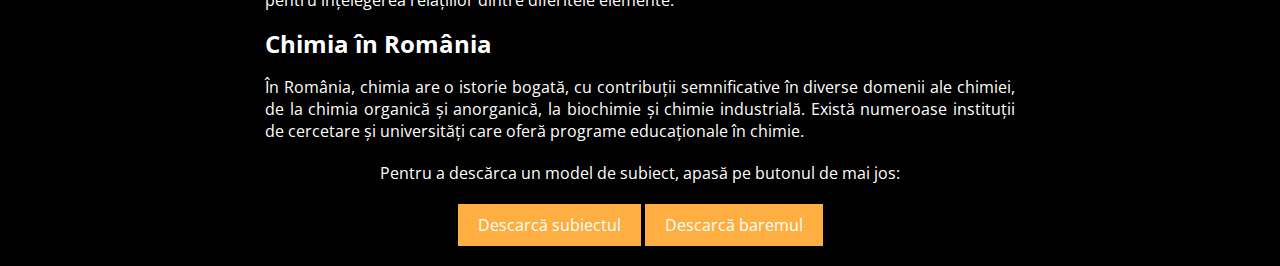
<file: materie-chimie.html>
<!DOCTYPE html>
<html>
	<head>
		<meta charset="utf-8">
		<meta name="viewport" content="width=device-width, initial-scale=1">
		<title>BAC - Atestat la informatică</title>

		<link rel="preconnect" href="https://fonts.googleapis.com">
		<link rel="preconnect" href="https://fonts.gstatic.com" crossorigin>
		<link href="https://fonts.googleapis.com/css2?family=Open+Sans:wght@400;700&display=swap" rel="stylesheet">

		<link rel="stylesheet" type="text/css" href="style.css">

		<script src="https://code.jquery.com/jquery-3.7.0.min.js" integrity="sha256-2Pmvv0kuTBOenSvLm6bvfBSSHrUJ+3A7x6P5Ebd07/g=" crossorigin="anonymous"></script>
		<script src="script.js"></script>
	</head>
	<body>
		<header>
			<div class="continut-centrat">
				<div class="stanga">
					<a href="index.html"><img src="imagini/logo.png" alt="#"></a>
				</div>
				<div class="dreapta">
					<a href="index.html">Acasă</a>
					<a href="index.html#sporturi">Materii</a>
					<a href="index.html#jucatori">Personalități</a>
				</div>
			</div>
		</header>
		<div class="banner-mare" style="background-image: url(imagini/chimie2.png);">
			<div class="content">
				<p>Chimie</p>
				<h1>Totul despre chimie</h1>
			</div>
		</div>
		<div class="continut continut-centrat">
			<h2>Știai că&hellip;</h2>
			<p id="factcont">&hellip;</p>
			<button onclick="fact();" style="margin-bottom: 1.5rem;">Află ceva nou</button>
		
			<h2>Despre Chimie</h2>
			<p>Chimia este știința care studiază compoziția, structura, proprietățile și schimbările materiei. Este cunoscută și ca „știința centrală” deoarece face legătura între alte științe naturale precum biologia, fizica, geologia și medicina.</p>
		
			<h2>Elemente și compuși</h2>
			<p>În chimie, elementele sunt substanțele pure care nu pot fi descompuse în substanțe mai simple prin reacții chimice. Compușii sunt substanțe formate din două sau mai multe elemente chimice unite în proporții fixe.</p>
		
			<h2>Reacții chimice</h2>
			<p>Reacțiile chimice sunt procesele prin care substanțele chimice se transformă în alte substanțe. Ele sunt partea esențială a chimiei, permițând studiul modului în care materialele interacționează și se transformă.</p>
		
			<h2>Tabelul periodic al elementelor</h2>
			<p>Tabelul periodic este o aranjare tabulară a elementelor chimice, organizate după numărul atomic, configurația electronilor și proprietățile chimice recurente. Este un instrument vital în chimie pentru înțelegerea relațiilor dintre diferitele elemente.</p>
		
			<h2>Chimia în România</h2>
			<p>În România, chimia are o istorie bogată, cu contribuții semnificative în diverse domenii ale chimiei, de la chimia organică și anorganică, la biochimie și chimie industrială. Există numeroase instituții de cercetare și universități care oferă programe educaționale în chimie.</p>
		</div>
		<div class="download-section" style="margin: 20px; text-align: center;">
			<p>Pentru a descărca un model de subiect, apasă pe butonul de mai jos:</p>
			<button onclick="downloadPDF();" style="padding: 10px 20px; font-size: 16px; cursor: pointer; margin-top: 20px;">Descarcă subiectul</button>
			<button onclick="downloadPDF2();" style="padding: 10px 20px; font-size: 16px; cursor: pointer; margin-top: 20px;">Descarcă baremul</button>
		</div>
		<style type="text/css">
			.banner-mare {
				height: 100vh;
				position: revert;
				background-size: cover;
				background-position: center center;
			}

			.banner-mare::before {
				content: "";
				position: absolute;
				top: 0; left: 0; right: 0; bottom: 0;
				background: linear-gradient(to top, #000, transparent);
			}

			.banner-mare .content {
				position: absolute;
				bottom: 1em;
				left: 1em;
				font-size: 2em;
				line-height: 1;
			}

			.banner-mare .watermark {
				position: absolute;
				bottom: 1em;
				right: 1em;
				font-size: 1.5em;
				transform: skewX(-10deg);
			}

			.continut {
				margin-top: 2em;
				max-width: 750px;
				text-align: justify;
			}

			.continut p, .continut h2 {
				margin-bottom: 1rem;
			}
		</style>
		<script type="text/javascript">
			function downloadPDF2() {
        window.location.href = 'pdf/barem-chimie.pdf';
    }
			function downloadPDF() {
        window.location.href = 'pdf/model-chimie.pdf';
    }

			const facts = [
				"Tabelul periodic al elementelor a fost creat de Dmitri Mendeleev în 1869.",
				"Apa grea, folosită în reactoarele nucleare, este de fapt apa cu un conținut mai mare de izotopul deuteriu.",
				"Heliumul este singurul element care nu poate fi solidificat la presiune normală, indiferent de cât de rece este.",
				"Chimia organică este studiul substanțelor care conțin carbon, cu excepția unor compuși simpli precum carbonații și oxizii.",
				"Acidul sulfuric este una dintre cele mai produse substanțe chimice în industrie, datorită rolului său în fabricarea unei game largi de produse."
			];
			function fact() {
				document.getElementById('factcont').innerHTML = facts[Math.floor(Math.random() * facts.length)];
			}
			fact();
		</script>
		
	</body>
</html>
</file>
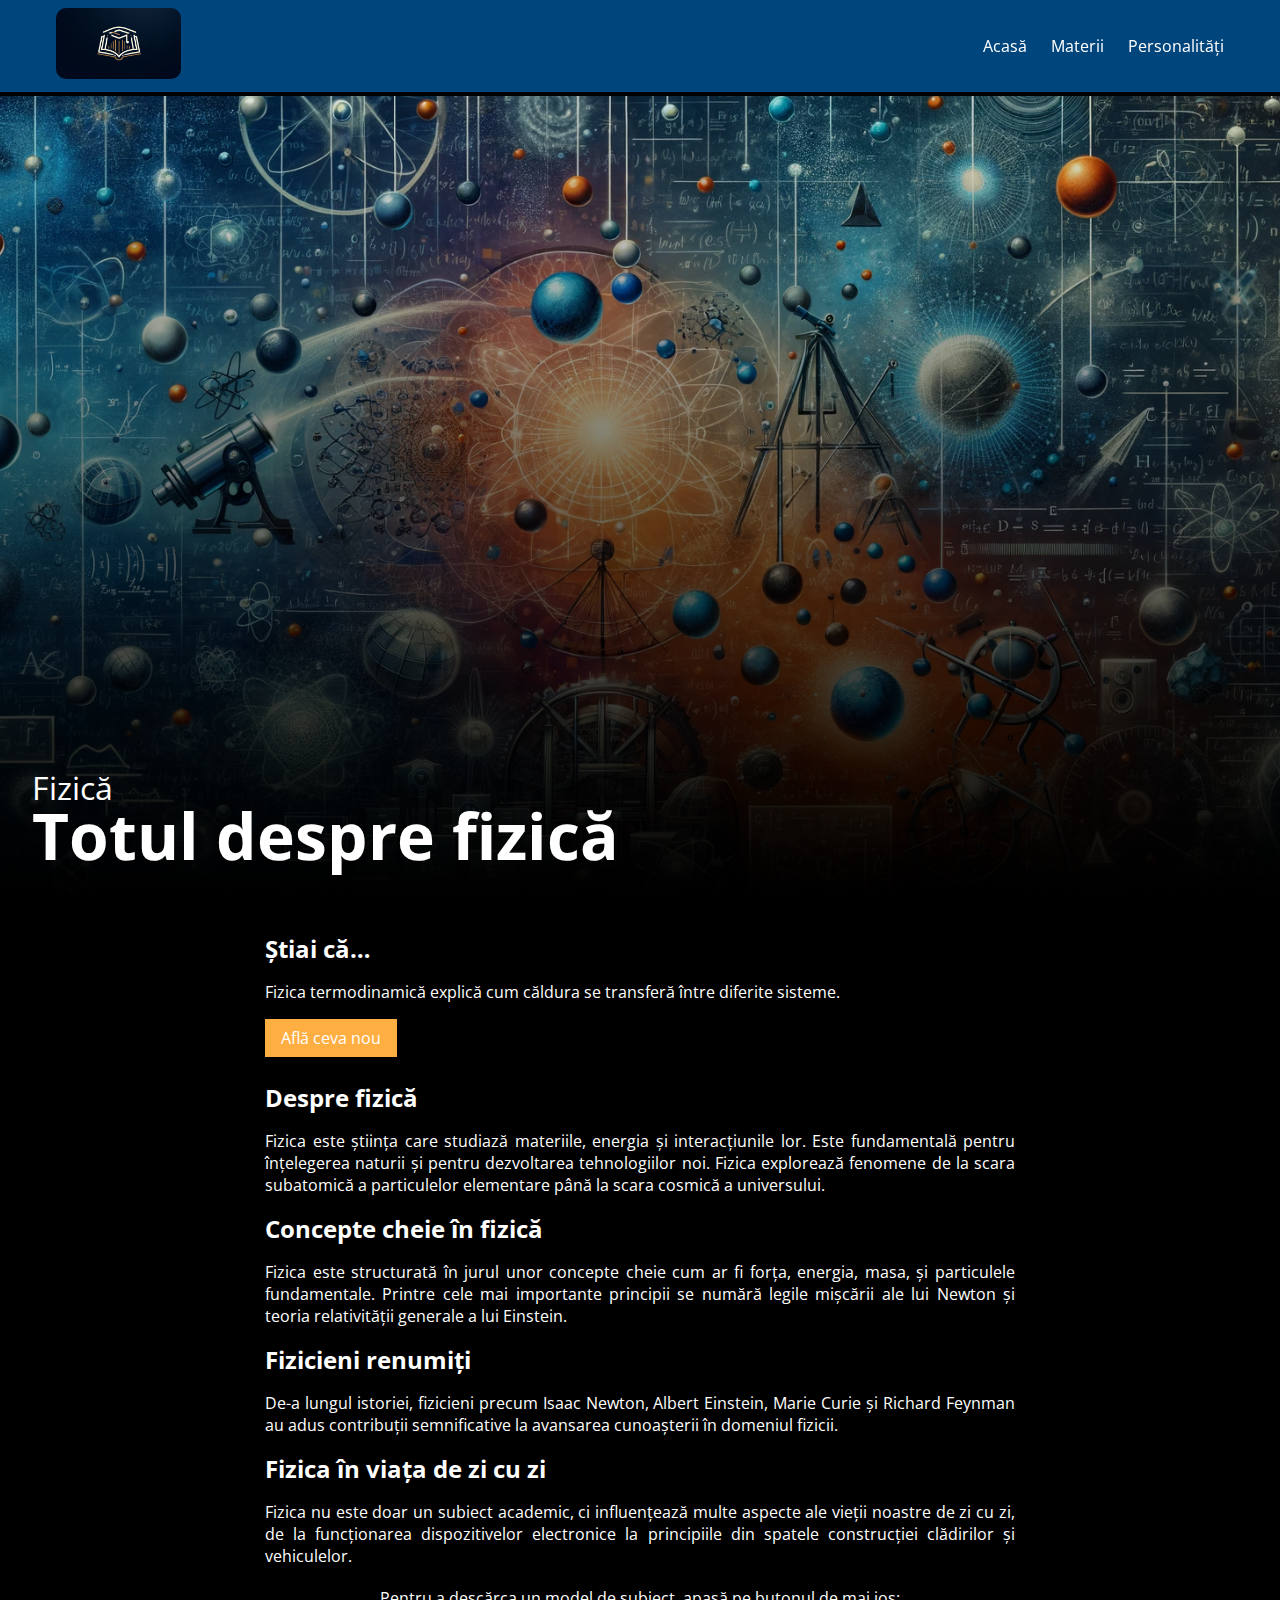
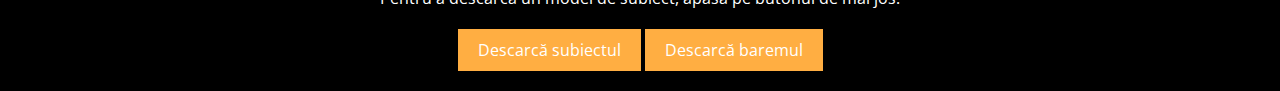
<file: materie-fizica.html>
<!DOCTYPE html>
<html>
	<head>
		<meta charset="utf-8">
		<meta name="viewport" content="width=device-width, initial-scale=1">
		<title>BAC - Atestat la informatică</title>

		<link rel="preconnect" href="https://fonts.googleapis.com">
		<link rel="preconnect" href="https://fonts.gstatic.com" crossorigin>
		<link href="https://fonts.googleapis.com/css2?family=Open+Sans:wght@400;700&display=swap" rel="stylesheet">

		<link rel="stylesheet" type="text/css" href="style.css">

		<script src="https://code.jquery.com/jquery-3.7.0.min.js" integrity="sha256-2Pmvv0kuTBOenSvLm6bvfBSSHrUJ+3A7x6P5Ebd07/g=" crossorigin="anonymous"></script>
		<script src="script.js"></script>
	</head>
	<body>
		<header>
			<div class="continut-centrat">
				<div class="stanga">
					<a href="index.html"><img src="imagini/logo.png" alt="#"></a>
				</div>
				<div class="dreapta">
					<a href="index.html">Acasă</a>
					<a href="index.html#sporturi">Materii</a>
					<a href="index.html#jucatori">Personalități</a>
				</div>
			</div>
		</header>
		<div class="banner-mare" style="background-image: url(imagini/fizica2.png);">
			<div class="content">
				<p>Fizică</p>
				<h1>Totul despre fizică</h1>
			</div>
		</div>
		<div class="continut continut-centrat">
			<h2>Știai că&hellip;</h2>
			<p id="factcont">&hellip;</p>
			<button onclick="fact();" style="margin-bottom: 1.5rem;">Află ceva nou</button>

			<h2>Despre fizică</h2>
        <p>Fizica este știința care studiază materiile, energia și interacțiunile lor. Este fundamentală pentru înțelegerea naturii și pentru dezvoltarea tehnologiilor noi. Fizica explorează fenomene de la scara subatomică a particulelor elementare până la scara cosmică a universului.</p>

        <h2>Concepte cheie în fizică</h2>
        <p>Fizica este structurată în jurul unor concepte cheie cum ar fi forța, energia, masa, și particulele fundamentale. Printre cele mai importante principii se numără legile mișcării ale lui Newton și teoria relativității generale a lui Einstein.</p>

        <h2>Fizicieni renumiți</h2>
        <p>De-a lungul istoriei, fizicieni precum Isaac Newton, Albert Einstein, Marie Curie și Richard Feynman au adus contribuții semnificative la avansarea cunoașterii în domeniul fizicii.</p>

        <h2>Fizica în viața de zi cu zi</h2>
        <p>Fizica nu este doar un subiect academic, ci influențează multe aspecte ale vieții noastre de zi cu zi, de la funcționarea dispozitivelor electronice la principiile din spatele construcției clădirilor și vehiculelor.</p>
    </div>
	<div class="download-section" style="margin: 20px; text-align: center;">
		<p>Pentru a descărca un model de subiect, apasă pe butonul de mai jos:</p>
		<button onclick="downloadPDF();" style="padding: 10px 20px; font-size: 16px; cursor: pointer; margin-top: 20px;">Descarcă subiectul</button>
		<button onclick="downloadPDF2();" style="padding: 10px 20px; font-size: 16px; cursor: pointer; margin-top: 20px;">Descarcă baremul</button>
	</div>
		<style type="text/css">
			.banner-mare {
				height: 100vh;
				position: revert;
				background-size: cover;
				background-position: center center;
			}

			.banner-mare::before {
				content: "";
				position: absolute;
				top: 0; left: 0; right: 0; bottom: 0;
				background: linear-gradient(to top, #000, transparent);
			}

			.banner-mare .content {
				position: absolute;
				bottom: 1em;
				left: 1em;
				font-size: 2em;
				line-height: 1;
			}

			.banner-mare .watermark {
				position: absolute;
				bottom: 1em;
				right: 1em;
				font-size: 1.5em;
				transform: skewX(-10deg);
			}

			.continut {
				margin-top: 2em;
				max-width: 750px;
				text-align: justify;
			}

			.continut p, .continut h2 {
				margin-bottom: 1rem;
			}
		</style>
		 <script type="text/javascript">
			function downloadPDF2() {
        window.location.href = 'pdf/barem-fizica.pdf';
    }
			function downloadPDF() {
        window.location.href = 'pdf/model-fizica.pdf';
    }

			const facts = [
				"Fizica cuantică studiază comportamentul materiei și energiei la scară atomică și subatomică.",
				"Teoria relativității a schimbat înțelegerea noastră despre timp și spațiu.",
				"Acceleratoarele de particule sunt folosite pentru a descoperi particule fundamentale ale materiei.",
				"Fizica termodinamică explică cum căldura se transferă între diferite sisteme.",
				"Astrofizica explorează legile fizicii pentru a înțelege structura și evoluția universului."
			];
	
			function fact() {
				document.getElementById('factcont').innerHTML = facts[Math.floor(Math.random() * facts.length)];
			}
	
			fact();
		</script>
	</body>
</html>
</file>
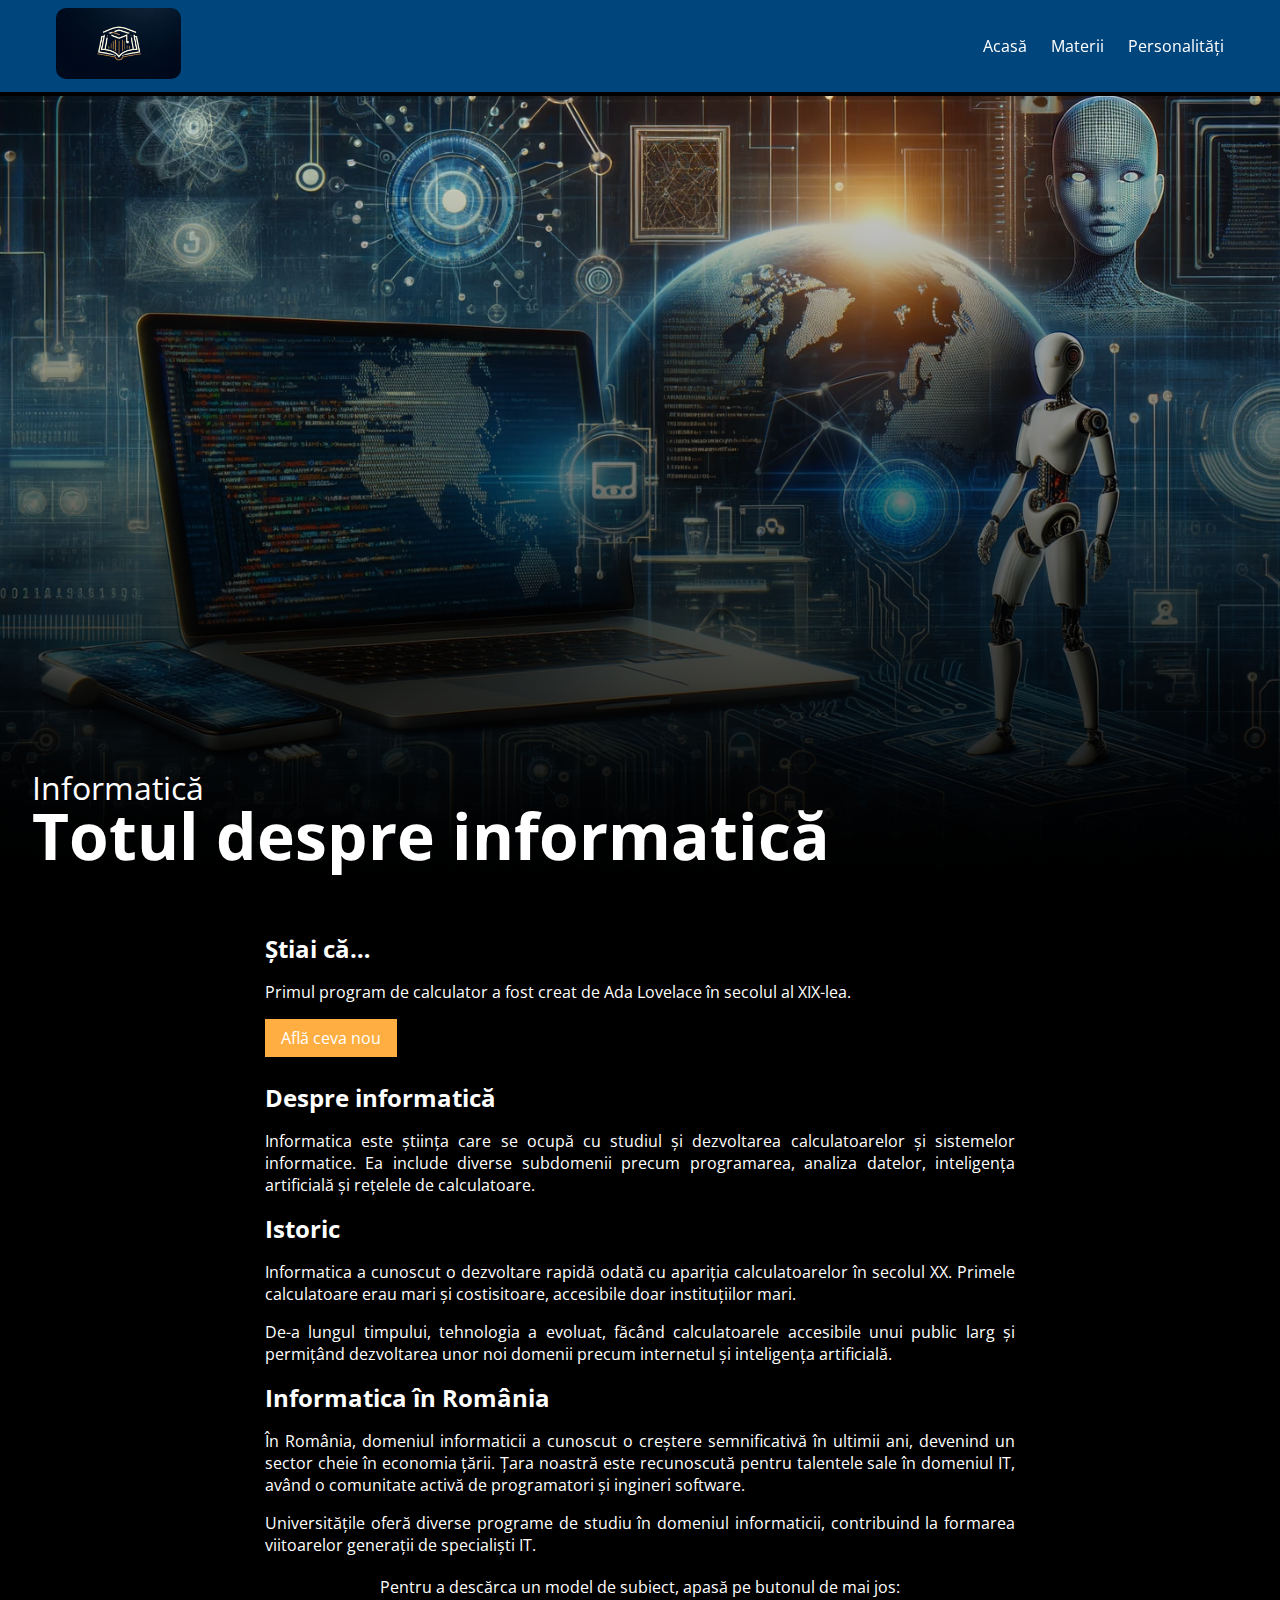
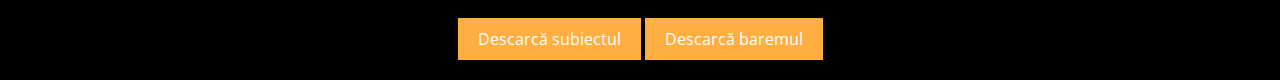
<file: materie-info.html>
<!DOCTYPE html>
<html>
	<head>
		<meta charset="utf-8">
		<meta name="viewport" content="width=device-width, initial-scale=1">
		<title>BAC - Atestat la informatică</title>

		<link rel="preconnect" href="https://fonts.googleapis.com">
		<link rel="preconnect" href="https://fonts.gstatic.com" crossorigin>
		<link href="https://fonts.googleapis.com/css2?family=Open+Sans:wght@400;700&display=swap" rel="stylesheet">

		<link rel="stylesheet" type="text/css" href="style.css">

		<script src="https://code.jquery.com/jquery-3.7.0.min.js" integrity="sha256-2Pmvv0kuTBOenSvLm6bvfBSSHrUJ+3A7x6P5Ebd07/g=" crossorigin="anonymous"></script>
		<script src="script.js"></script>
	</head>
	<body>
		<header>
			<div class="continut-centrat">
				<div class="stanga">
					<a href="index.html"><img src="imagini/logo.png" alt="#"></a>
				</div>
				<div class="dreapta">
					<a href="index.html">Acasă</a>
					<a href="index.html#sporturi">Materii</a>
					<a href="index.html#jucatori">Personalități</a>
				</div>
			</div>
		</header>
		<div class="banner-mare" style="background-image: url(imagini/info2.png);">
			<div class="content">
				<p>Informatică</p>
				<h1>Totul despre informatică</h1>
			</div>
		</div>
		<div class="continut continut-centrat">
			<h2>Știai că&hellip;</h2>
			<p id="factcont">&hellip;</p>
			<button onclick="fact();" style="margin-bottom: 1.5rem;">Află ceva nou</button>

			<h2>Despre informatică</h2>
            <p>Informatica este știința care se ocupă cu studiul și dezvoltarea calculatoarelor și sistemelor informatice. Ea include diverse subdomenii precum programarea, analiza datelor, inteligența artificială și rețelele de calculatoare.</p>

            <h2>Istoric</h2>
            <p>Informatica a cunoscut o dezvoltare rapidă odată cu apariția calculatoarelor în secolul XX. Primele calculatoare erau mari și costisitoare, accesibile doar instituțiilor mari.</p>
            <p>De-a lungul timpului, tehnologia a evoluat, făcând calculatoarele accesibile unui public larg și permițând dezvoltarea unor noi domenii precum internetul și inteligența artificială.</p>

            <h2>Informatica în România</h2>
            <p>În România, domeniul informaticii a cunoscut o creștere semnificativă în ultimii ani, devenind un sector cheie în economia țării. Țara noastră este recunoscută pentru talentele sale în domeniul IT, având o comunitate activă de programatori și ingineri software.</p>
            <p>Universitățile oferă diverse programe de studiu în domeniul informaticii, contribuind la formarea viitoarelor generații de specialiști IT.</p>
        </div>
		</div>
		<div class="download-section" style="margin: 20px; text-align: center;">
			<p>Pentru a descărca un model de subiect, apasă pe butonul de mai jos:</p>
			<button onclick="downloadPDF();" style="padding: 10px 20px; font-size: 16px; cursor: pointer; margin-top: 20px;">Descarcă subiectul</button>
			<button onclick="downloadPDF2();" style="padding: 10px 20px; font-size: 16px; cursor: pointer; margin-top: 20px;">Descarcă baremul</button>
		</div>
		<style type="text/css">
			.banner-mare {
				height: 100vh;
				position: revert;
				background-size: cover;
				background-position: center center;
			}

			.banner-mare::before {
				content: "";
				position: absolute;
				top: 0; left: 0; right: 0; bottom: 0;
				background: linear-gradient(to top, #000, transparent);
			}

			.banner-mare .content {
				position: absolute;
				bottom: 1em;
				left: 1em;
				font-size: 2em;
				line-height: 1;
			}

			.banner-mare .watermark {
				position: absolute;
				bottom: 1em;
				right: 1em;
				font-size: 1.5em;
				transform: skewX(-10deg);
			}

			.continut {
				margin-top: 2em;
				max-width: 750px;
				text-align: justify;
			}

			.continut p, .continut h2 {
				margin-bottom: 1rem;
			}
		</style>
		<script type="text/javascript">
			function downloadPDF2() {
        window.location.href = 'pdf/barem-info.pdf';
    }
			function downloadPDF() {
        window.location.href = 'pdf/model-info.pdf';
    }

			const facts = ["Primul program de calculator a fost creat de Ada Lovelace în secolul al XIX-lea.",
                "Informatica nu se limitează doar la programare; ea include și studiul algoritmilor, structurilor de date și inteligenței artificiale."];
			function fact() {
				document.getElementById('factcont').innerHTML = facts[Math.floor(Math.random() * facts.length)];
			}
			fact();
		</script>
	</body>
</html>
</file>
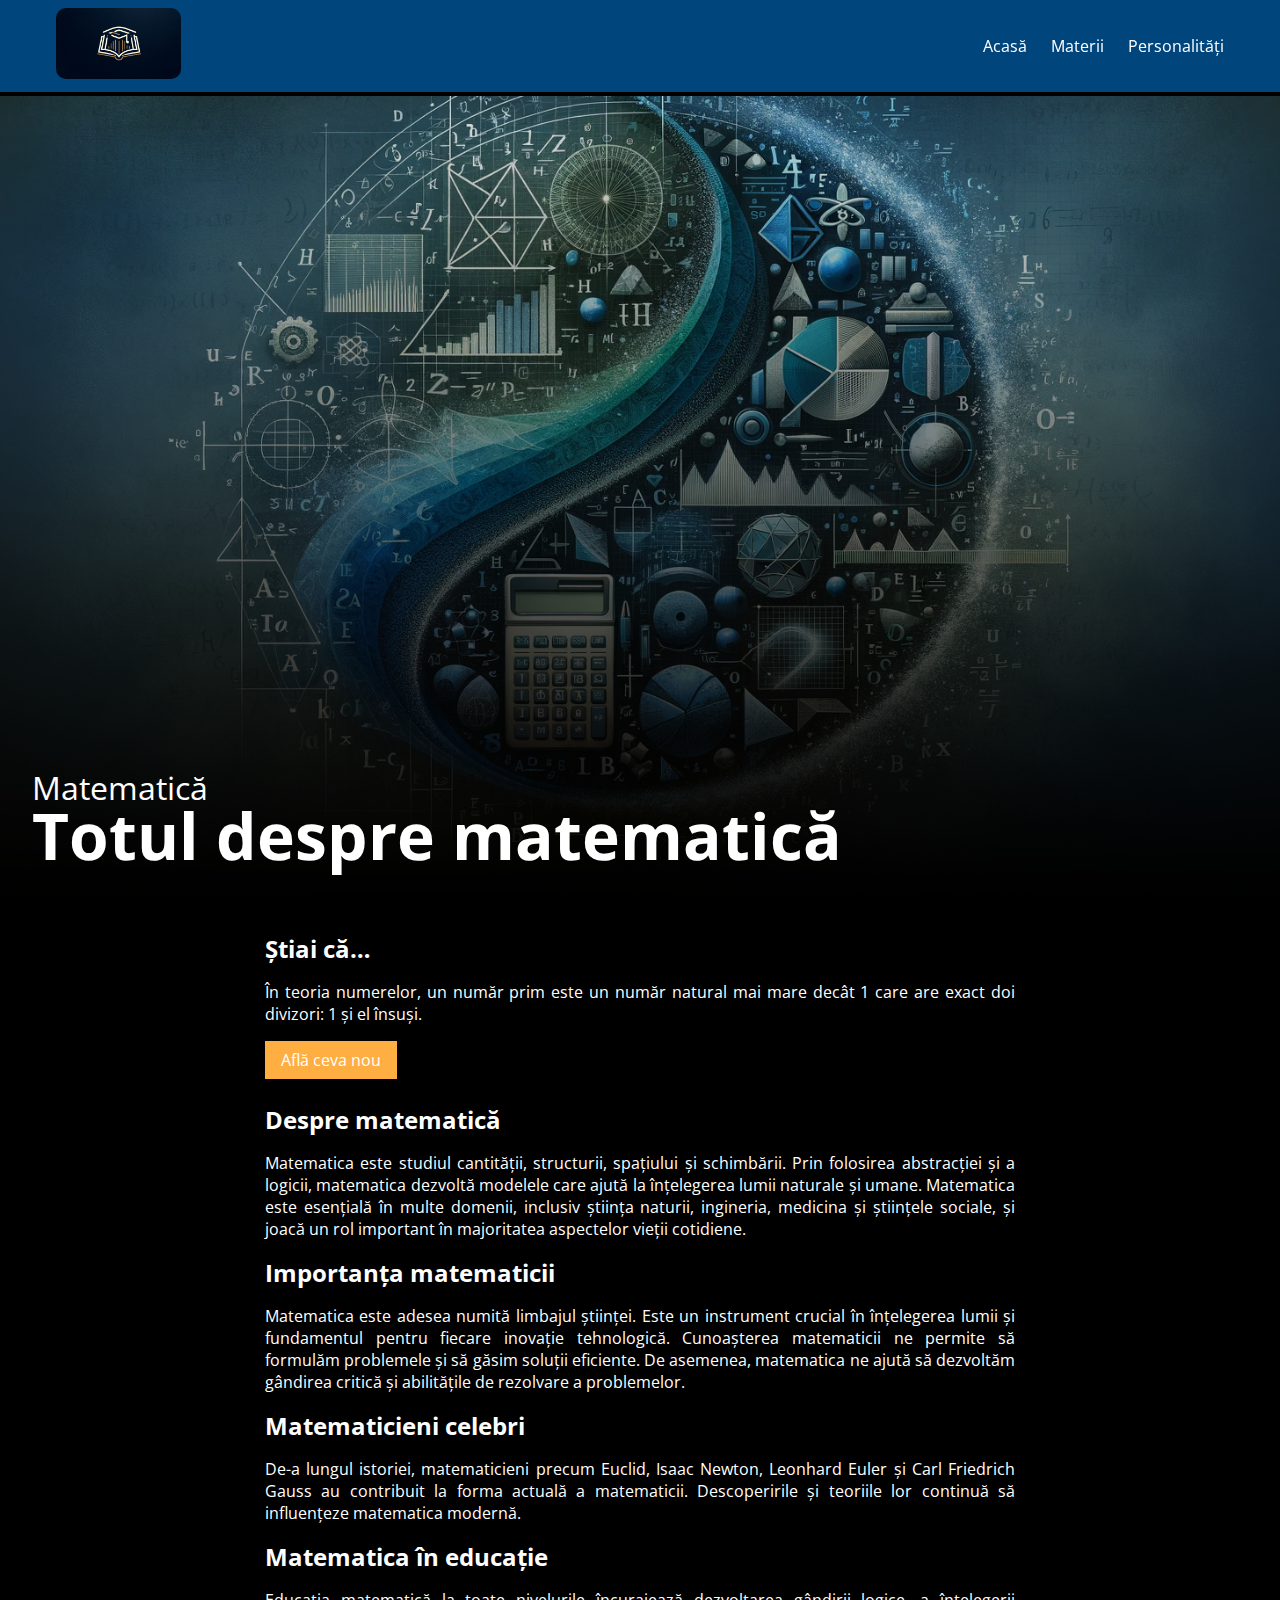
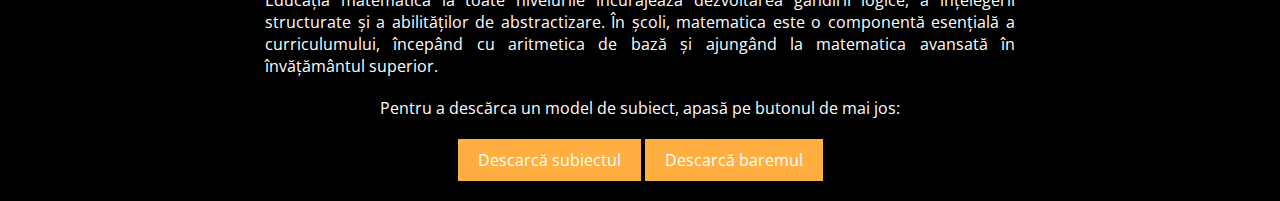
<file: materie-mate.html>
<!DOCTYPE html>
<html>
	<head>
		<meta charset="utf-8">
		<meta name="viewport" content="width=device-width, initial-scale=1">
		<title>BAC - Atestat la informatică</title>

		<link rel="preconnect" href="https://fonts.googleapis.com">
		<link rel="preconnect" href="https://fonts.gstatic.com" crossorigin>
		<link href="https://fonts.googleapis.com/css2?family=Open+Sans:wght@400;700&display=swap" rel="stylesheet">

		<link rel="stylesheet" type="text/css" href="style.css">

		<script src="https://code.jquery.com/jquery-3.7.0.min.js" integrity="sha256-2Pmvv0kuTBOenSvLm6bvfBSSHrUJ+3A7x6P5Ebd07/g=" crossorigin="anonymous"></script>
		<script src="script.js"></script>
	</head>
	<body>
		<header>
			<div class="continut-centrat">
				<div class="stanga">
					<a href="index.html"><img src="imagini/logo.png" alt="#"></a>
				</div>
				<div class="dreapta">
					<a href="index.html">Acasă</a>
					<a href="index.html#sporturi">Materii</a>
					<a href="index.html#jucatori">Personalități</a>
				</div>
			</div>
		</header>
		<div class="banner-mare" style="background-image: url(imagini/Mate2.png);">
			<div class="content">
				<p>Matematică</p>
				<h1>Totul despre matematică</h1>
			</div>
		</div>
		<div class="continut continut-centrat">
			<h2>Știai că&hellip;</h2>
			<p id="factcont">&hellip;</p>
			<button onclick="fact();" style="margin-bottom: 1.5rem;">Află ceva nou</button>

			<h2>Despre matematică</h2>
			<p>Matematica este studiul cantității, structurii, spațiului și schimbării. Prin folosirea abstracției și a logicii, matematica dezvoltă modelele care ajută la înțelegerea lumii naturale și umane. Matematica este esențială în multe domenii, inclusiv știința naturii, ingineria, medicina și științele sociale, și joacă un rol important în majoritatea aspectelor vieții cotidiene.</p>

			<h2>Importanța matematicii</h2>
			<p>Matematica este adesea numită limbajul științei. Este un instrument crucial în înțelegerea lumii și fundamentul pentru fiecare inovație tehnologică. Cunoașterea matematicii ne permite să formulăm problemele și să găsim soluții eficiente. De asemenea, matematica ne ajută să dezvoltăm gândirea critică și abilitățile de rezolvare a problemelor.</p>

			<h2>Matematicieni celebri</h2>
			<p>De-a lungul istoriei, matematicieni precum Euclid, Isaac Newton, Leonhard Euler și Carl Friedrich Gauss au contribuit la forma actuală a matematicii. Descoperirile și teoriile lor continuă să influențeze matematica modernă.</p>

			<h2>Matematica în educație</h2>
			<p>Educația matematică la toate nivelurile încurajează dezvoltarea gândirii logice, a înțelegerii structurate și a abilităților de abstractizare. În școli, matematica este o componentă esențială a curriculumului, începând cu aritmetica de bază și ajungând la matematica avansată în învățământul superior.</p>
		</div>
		<div class="download-section" style="margin: 20px; text-align: center;">
			<p>Pentru a descărca un model de subiect, apasă pe butonul de mai jos:</p>
			<button onclick="downloadPDF();" style="padding: 10px 20px; font-size: 16px; cursor: pointer; margin-top: 20px;">Descarcă subiectul</button>
			<button onclick="downloadPDF2();" style="padding: 10px 20px; font-size: 16px; cursor: pointer; margin-top: 20px;">Descarcă baremul</button>
		</div>
		<style type="text/css">
			.banner-mare {
				height: 100vh;
				position: revert;
				background-size: cover;
				background-position: center center;
			}

			.banner-mare::before {
				content: "";
				position: absolute;
				top: 0; left: 0; right: 0; bottom: 0;
				background: linear-gradient(to top, #000, transparent);
			}

			.banner-mare .content {
				position: absolute;
				bottom: 1em;
				left: 1em;
				font-size: 2em;
				line-height: 1;
			}

			.banner-mare .watermark {
				position: absolute;
				bottom: 1em;
				right: 1em;
				font-size: 1.5em;
				transform: skewX(-10deg);
			}

			.continut {
				margin-top: 2em;
				max-width: 750px;
				text-align: justify;
			}

			.continut p, .continut h2 {
				margin-bottom: 1rem;
			}
		</style>
		<script type="text/javascript">
			function downloadPDF() {
        window.location.href = 'pdf/model-matematica.pdf';
    }
	function downloadPDF2() {
        window.location.href = 'pdf/barem-mate.pdf';
    }
			const facts = [
				"Numărul π (Pi) este raportul dintre circumferința unui cerc și diametrul său.",
				"În teoria numerelor, un număr prim este un număr natural mai mare decât 1 care are exact doi divizori: 1 și el însuși.",
				"Fibonacci este cunoscut pentru seria de numere numită după el, un model matematic ce apare în diverse forme în natură.",
				"Algebra abstractă a studiat structurile matematice numite grupuri, inele și corpuri.",
				"Teorema lui Pitagora este una dintre cele mai cunoscute teoreme din matematică și stabilește o relație importantă în geometria euclidiană între cele trei laturi ale unui triunghi dreptunghic."
			];

			function fact() {
				document.getElementById('factcont').innerHTML = facts[Math.floor(Math.random() * facts.length)];
			}

			fact();
		</script>
	</body>
</html>
</file>
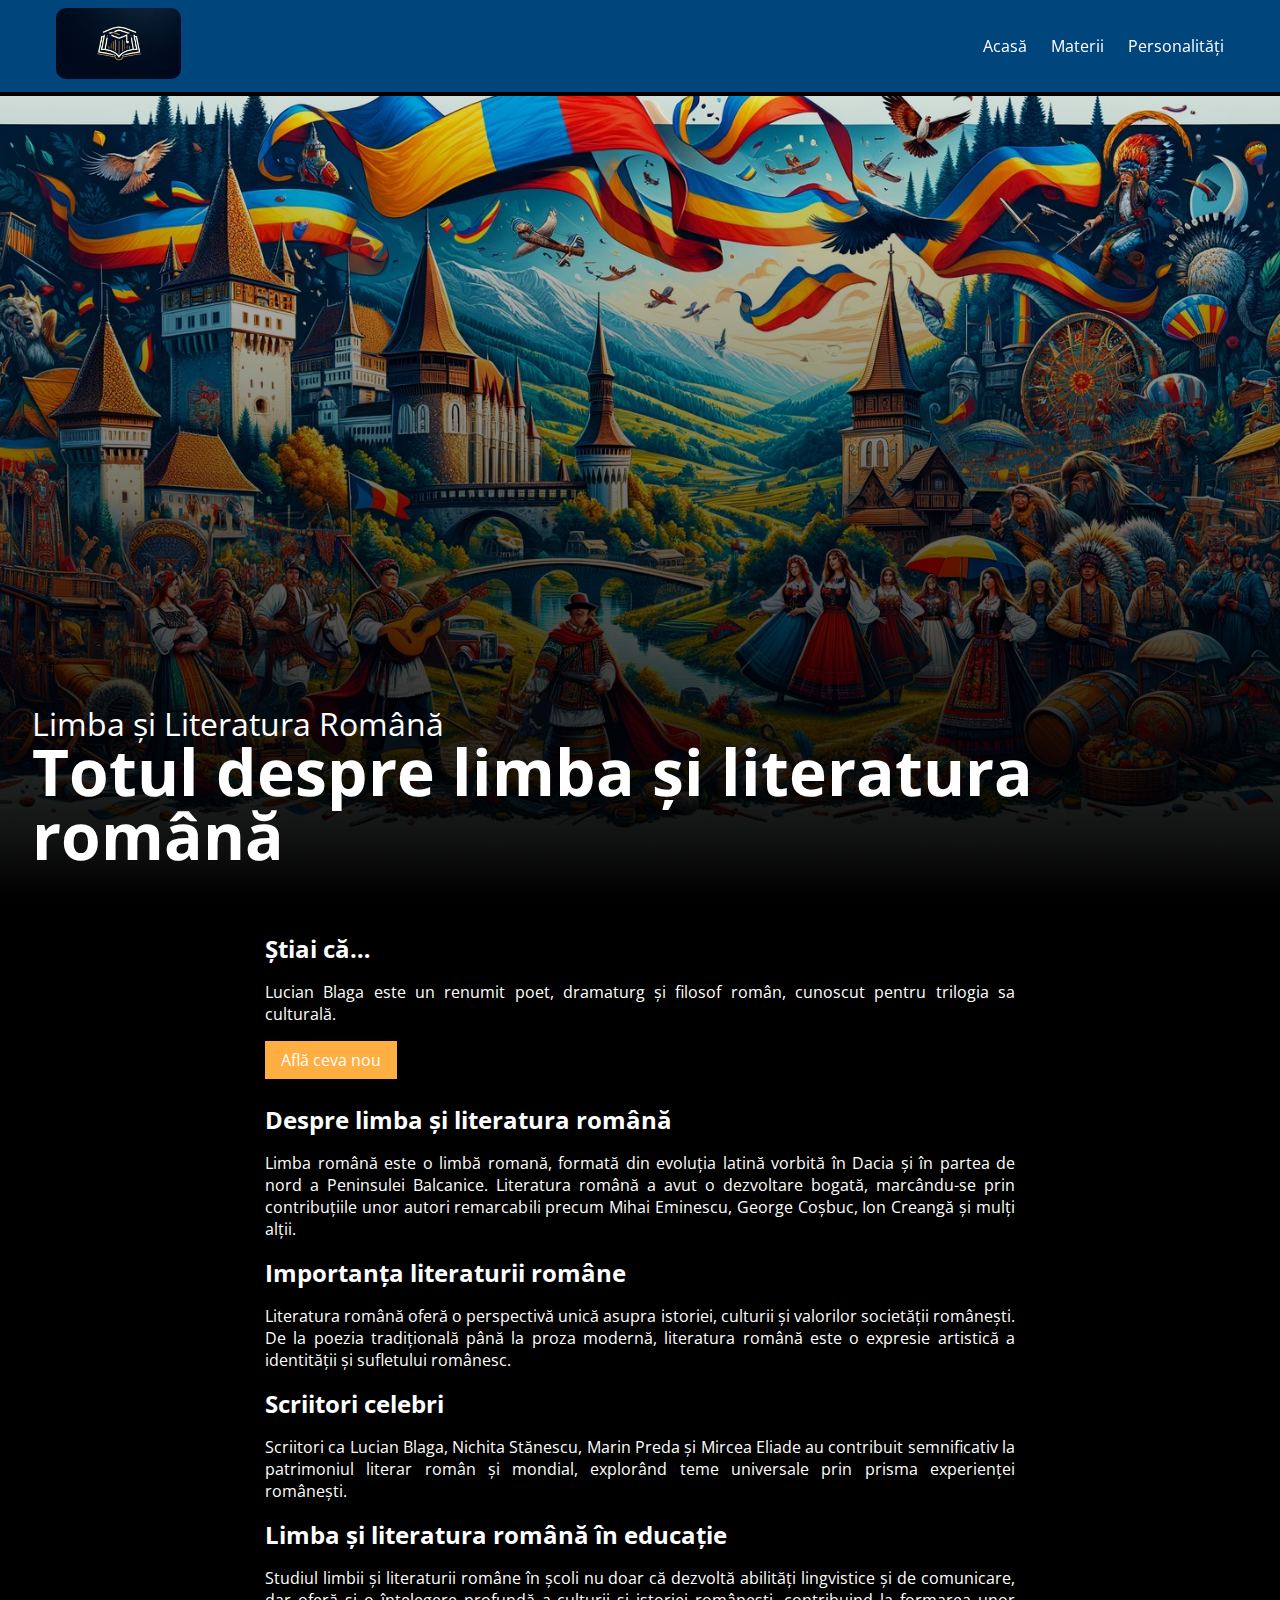
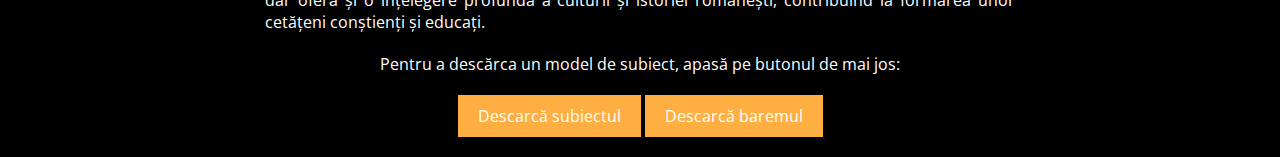
<file: materie-romana.html>
<!DOCTYPE html>
<html>
	<head>
		<meta charset="utf-8">
		<meta name="viewport" content="width=device-width, initial-scale=1">
		<title>BAC - Atestat la informatică</title>

		<link rel="preconnect" href="https://fonts.googleapis.com">
		<link rel="preconnect" href="https://fonts.gstatic.com" crossorigin>
		<link href="https://fonts.googleapis.com/css2?family=Open+Sans:wght@400;700&display=swap" rel="stylesheet">

		<link rel="stylesheet" type="text/css" href="style.css">

		<script src="https://code.jquery.com/jquery-3.7.0.min.js" integrity="sha256-2Pmvv0kuTBOenSvLm6bvfBSSHrUJ+3A7x6P5Ebd07/g=" crossorigin="anonymous"></script>
		<script src="script.js"></script>
	</head>
	<body>
		<header>
			<div class="continut-centrat">
				<div class="stanga">
					<a href="index.html"><img src="imagini/logo.png" alt="#"></a>
				</div>
				<div class="dreapta">
					<a href="index.html">Acasă</a>
					<a href="index.html#sporturi">Materii</a>
					<a href="index.html#jucatori">Personalități</a>
				</div>
			</div>
		</header>
		<div class="banner-mare" style="background-image: url(imagini/romana2.png);">
			<div class="content">
				<p>Limba și Literatura Română</p>
				<h1>Totul despre limba și literatura română</h1>
			</div>
		</div>
		<div class="continut continut-centrat">
			<h2>Știai că&hellip;</h2>
			<p id="factcont">&hellip;</p>
			<button onclick="fact();" style="margin-bottom: 1.5rem;">Află ceva nou</button>
		
			<h2>Despre limba și literatura română</h2>
			<p>Limba română este o limbă romană, formată din evoluția latină vorbită în Dacia și în partea de nord a Peninsulei Balcanice. Literatura română a avut o dezvoltare bogată, marcându-se prin contribuțiile unor autori remarcabili precum Mihai Eminescu, George Coșbuc, Ion Creangă și mulți alții.</p>
		
			<h2>Importanța literaturii române</h2>
			<p>Literatura română oferă o perspectivă unică asupra istoriei, culturii și valorilor societății românești. De la poezia tradițională până la proza modernă, literatura română este o expresie artistică a identității și sufletului românesc.</p>
		
			<h2>Scriitori celebri</h2>
			<p>Scriitori ca Lucian Blaga, Nichita Stănescu, Marin Preda și Mircea Eliade au contribuit semnificativ la patrimoniul literar român și mondial, explorând teme universale prin prisma experienței românești.</p>
		
			<h2>Limba și literatura română în educație</h2>
			<p>Studiul limbii și literaturii române în școli nu doar că dezvoltă abilități lingvistice și de comunicare, dar oferă și o înțelegere profundă a culturii și istoriei românești, contribuind la formarea unor cetățeni conștienți și educați.</p>
		</div>
		<div class="download-section" style="margin: 20px; text-align: center;">
			<p>Pentru a descărca un model de subiect, apasă pe butonul de mai jos:</p>
			<button onclick="downloadPDF();" style="padding: 10px 20px; font-size: 16px; cursor: pointer; margin-top: 20px;">Descarcă subiectul</button>
			<button onclick="downloadPDF2();" style="padding: 10px 20px; font-size: 16px; cursor: pointer; margin-top: 20px;">Descarcă baremul</button>
		</div>
		<style type="text/css">
			.banner-mare {
				height: 100vh;
				position: revert;
				background-size: cover;
				background-position: center center;
			}

			.banner-mare::before {
				content: "";
				position: absolute;
				top: 0; left: 0; right: 0; bottom: 0;
				background: linear-gradient(to top, #000, transparent);
			}

			.banner-mare .content {
				position: absolute;
				bottom: 1em;
				left: 1em;
				font-size: 2em;
				line-height: 1;
			}

			.banner-mare .watermark {
				position: absolute;
				bottom: 1em;
				right: 1em;
				font-size: 1.5em;
				transform: skewX(-10deg);
			}

			.continut {
				margin-top: 2em;
				max-width: 750px;
				text-align: justify;
			}

			.continut p, .continut h2 {
				margin-bottom: 1rem;
			}
		</style>
		<script type="text/javascript">

		function downloadPDF() {
        window.location.href = 'pdf/model-romana.pdf';
    }
	function downloadPDF2() {
        window.location.href = 'pdf/barem-romana.pdf';
    }
			const facts = [
				"Mihai Eminescu este considerat de mulți ca fiind cel mai mare poet român.",
				"Lucian Blaga este un renumit poet, dramaturg și filosof român, cunoscut pentru trilogia sa culturală.",
				"George Călinescu a scris una dintre cele mai cuprinzătoare istorii ale literaturii române.",
				"Ion Creangă este celebru pentru povestirile sale, care combină elemente ale vieții rurale românești cu o povestire fantastică.",
				"Mircea Eliade, un alt important scriitor român, este cunoscut și pentru studiile sale în domeniul istoriei religiilor."
			];
		
			function fact() {
				document.getElementById('factcont').innerHTML = facts[Math.floor(Math.random() * facts.length)];
			}
		
			fact();
		</script>
	</body>
</html>
</file>
<file: style.css>
* {
	margin: 0;
	font-family: 'Open Sans', sans-serif;
}

body {
	background: black;
	color: white;
}

button {
	background: #ffae42;
	color: #fff;
	padding: .5em 1em;
	border: none;
	font-size: 1em;
	cursor: pointer;
	box-shadow: .25em .25em 0 #000;
	transition: box-shadow 200ms ease;
}

button:hover, button:focus {
	box-shadow: 0 0 0 #000;
}

.continut-centrat {
	max-width: 1200px;
	margin: 0 auto;
	box-sizing: border-box;
}

header {
	position: fixed;
	top: 0;
	left: 0;
	width: 100%;
	z-index: 999;
	color: #fff;
	background: #00457c;
	box-shadow: 0 .25em 0 #000;
}
.continut-centrat img {
	width: 125px; /* You can adjust this value to suit your design */
	  height: auto; /* This ensures the height scales proportionally to the width */
	 border-radius: 10px;
}
header .continut-centrat {
	display: flex;
	gap: 1em;
	align-items: center;
	justify-content: space-between;
	padding: .5em 1em;
	box-sizing: border-box;
}

header h1 {
	font-size: 1.5em;
	transform: skewX(-10deg);
}

header a {
	color: inherit;
	text-decoration: none;
}

header a:hover, header a:focus {
	text-decoration: underline;
}

header .dreapta {
	display: flex;
	gap: 1.5em;
	align-items: center;
}
</file>
